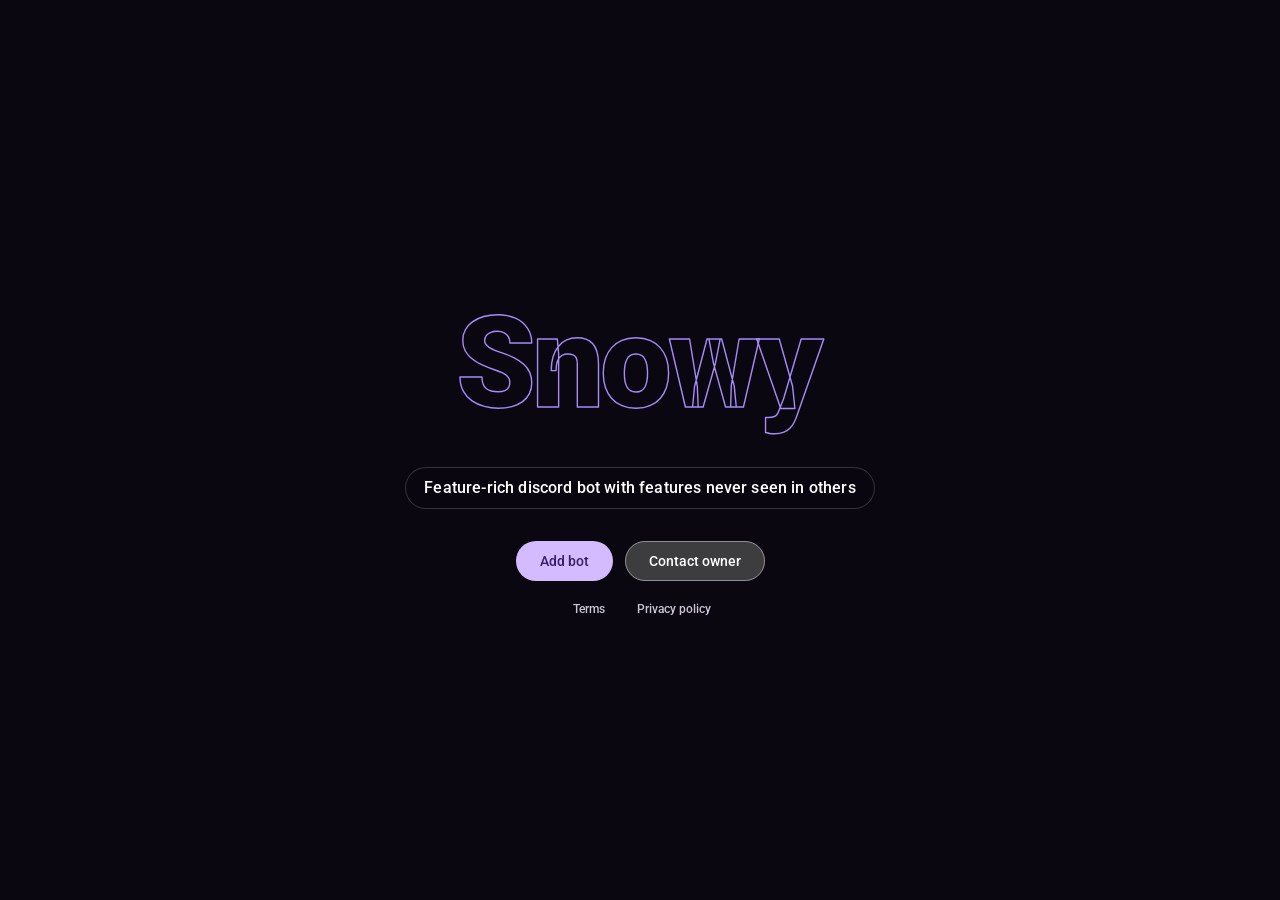
<file: index.html>
<!DOCTYPE html><html data-astro-transition-scope="astro-yztbsuuz-1" lang="en"><head><meta charset="utf-8"><link rel="icon" type="image/svg+xml" href="/favicon.png"><link rel="icon" href="/favicon.ico"><meta name="viewport" content="width=device-width, initial-scale=1"><meta name="description" content="Snowy, a feature-rich Discord bot."><meta name="theme-color" content="#0b0710"><meta name="generator" content="Astro v7.4.8"><title>Snowy</title><meta name="astro-view-transitions-enabled" content="true"><meta name="astro-view-transitions-fallback" content="animate"><script type="module" src="/_astro/ClientRouter.astro_astro_type_script_index_0_lang.CCehLPTW.js"></script><script>
			try {
				if (sessionStorage.getItem('snowy-bg-disabled') === 'true' && sessionStorage.getItem('snowy-bg-force-enabled') !== 'true') {
					document.documentElement.classList.add('no-bg');
				} else {
					document.documentElement.classList.remove('no-bg');
				}
			} catch {}
		</script><link rel="stylesheet" href="/_astro/links.CTWsW0rc.css"><style>.stroke-text{width:100%;line-height:0;display:block}.stroke-text--hover{cursor:pointer}.stroke-text__svg{width:100%;max-width:var(--stroke-text-width,600px);height:auto;margin:0 auto;display:block;overflow:visible}.stroke-text__stroke,.stroke-text__fill{user-select:none}main[data-astro-cid-lcdefpme]{box-sizing:border-box;text-align:center;pointer-events:none;flex-direction:column;justify-content:center;align-items:center;min-height:100vh;padding:24px;display:flex}main[data-astro-cid-lcdefpme]>[data-astro-cid-lcdefpme]{pointer-events:auto}.title[data-astro-cid-lcdefpme]{width:min(560px,90vw);margin:0}.tagline[data-astro-cid-lcdefpme]{box-sizing:border-box;letter-spacing:.01em;color:#fff;background:#0b0710bf;border:1px solid #ffffff2e;border-radius:9999px;width:fit-content;max-width:100%;margin:16px 0 32px;padding:8px 18px;font-size:1rem;font-weight:500;line-height:1.5rem}@media (width<=560px){.tagline[data-astro-cid-lcdefpme]{border-radius:16px}}.actions[data-astro-cid-lcdefpme]{flex-wrap:wrap;justify-content:center;gap:12px;display:flex}.contact[data-astro-cid-lcdefpme]{--md-outlined-button-outline-color:#8e8e93;--md-outlined-button-hover-outline-color:#8e8e93;--md-outlined-button-focus-outline-color:#8e8e93;--md-outlined-button-pressed-outline-color:#8e8e93;--md-outlined-button-label-text-color:#fff;--md-outlined-button-hover-label-text-color:#fff;--md-outlined-button-focus-label-text-color:#fff;--md-outlined-button-pressed-label-text-color:#fff;--md-outlined-button-icon-color:#fff;--md-outlined-button-hover-state-layer-color:#fff;--md-outlined-button-pressed-state-layer-color:#fff;background:#3d3d40;border-radius:9999px}.legal[data-astro-cid-lcdefpme]{--md-text-button-label-text-size:.75rem;--md-text-button-container-height:32px;--md-text-button-label-text-color:var(--md-sys-color-on-surface-variant);gap:4px;margin-top:12px;display:flex}
.aero-shards{width:100%;height:100%;position:relative;overflow:hidden}.aero-shards-canvas{width:100%;height:100%;display:block;position:absolute;inset:0}
</style><script type="module" src="/_astro/page.BC9qGYl9.js"></script><style>[data-astro-transition-scope="astro-yztbsuuz-1"] { view-transition-name: astro-yztbsuuz-1; }@layer astro { ::view-transition-old(astro-yztbsuuz-1) { animation: none; opacity: 0; mix-blend-mode: normal; }::view-transition-new(astro-yztbsuuz-1) { animation: none; mix-blend-mode: normal; }::view-transition-group(astro-yztbsuuz-1) { animation: none } }[data-astro-transition-fallback="old"] [data-astro-transition-scope="astro-yztbsuuz-1"],
			[data-astro-transition-fallback="old"][data-astro-transition-scope="astro-yztbsuuz-1"] { animation: none; mix-blend-mode: normal; }[data-astro-transition-fallback="new"] [data-astro-transition-scope="astro-yztbsuuz-1"],
			[data-astro-transition-fallback="new"][data-astro-transition-scope="astro-yztbsuuz-1"] { animation: none; mix-blend-mode: normal; }</style><style>[data-astro-transition-scope="astro-jgduxsen-2"] { view-transition-name: background; }@layer astro { ::view-transition-old(background) { animation: none; opacity: 0; mix-blend-mode: normal; }::view-transition-new(background) { animation: none; mix-blend-mode: normal; }::view-transition-group(background) { animation: none } }[data-astro-transition-fallback="old"] [data-astro-transition-scope="astro-jgduxsen-2"],
			[data-astro-transition-fallback="old"][data-astro-transition-scope="astro-jgduxsen-2"] { animation: none; mix-blend-mode: normal; }[data-astro-transition-fallback="new"] [data-astro-transition-scope="astro-jgduxsen-2"],
			[data-astro-transition-fallback="new"][data-astro-transition-scope="astro-jgduxsen-2"] { animation: none; mix-blend-mode: normal; }</style></head><body><!-- kept alive across page changes so the shards don't restart --><div data-astro-transition-persist="background" data-astro-transition-scope="astro-jgduxsen-2" class="background" aria-hidden="true"><style>astro-island,astro-slot,astro-static-slot{display:contents}</style><script>(function(){let e=async e=>{await(await e())()};(self.Astro||(self.Astro={})).only=e,window.dispatchEvent(new Event(`astro:only`))})();</script><script>(function(){function e(t){"@babel/helpers - typeof";return e=typeof Symbol==`function`&&typeof Symbol.iterator==`symbol`?function(e){return typeof e}:function(e){return e&&typeof Symbol==`function`&&e.constructor===Symbol&&e!==Symbol.prototype?`symbol`:typeof e},e(t)}function t(t,n){if(e(t)!=`object`||!t)return t;var r=t[Symbol.toPrimitive];if(r!==void 0){var i=r.call(t,n||`default`);if(e(i)!=`object`)return i;throw TypeError(`@@toPrimitive must return a primitive value.`)}return(n===`string`?String:Number)(t)}function n(n){var r=t(n,`string`);return e(r)==`symbol`?r:r+``}function r(e,t,r){return(t=n(t))in e?Object.defineProperty(e,t,{value:r,enumerable:!0,configurable:!0,writable:!0}):e[t]=r,e}let i=/* @__PURE__ */ new Set([`__proto__`,`constructor`,`prototype`]);{let e={0:e=>a(e),1:e=>n(e),2:e=>new RegExp(e),3:e=>new Date(e),4:e=>new Map(n(e)),5:e=>new Set(n(e)),6:e=>BigInt(e),7:e=>new URL(e),8:e=>new Uint8Array(e),9:e=>new Uint16Array(e),10:e=>new Uint32Array(e),11:e=>1/0*e},t=t=>{let[n,r]=t;return n in e?e[n](r):void 0},n=e=>e.map(t),a=e=>typeof e!=`object`||!e?e:Object.fromEntries(Object.entries(e).map(([e,n])=>[e,t(n)]));class o extends HTMLElement{constructor(...e){super(...e),r(this,`Component`,void 0),r(this,`hydrator`,void 0),r(this,`hydrate`,async()=>{var e;if(!this.hydrator||!this.isConnected)return;let t=(e=this.parentElement)==null?void 0:e.closest(`astro-island[ssr]`);if(t){t.addEventListener(`astro:hydrate`,this.hydrate,{once:!0});return}let n=this.querySelectorAll(`astro-slot`),r={},i=this.querySelectorAll(`template[data-astro-template]`);for(let e of i){let t=e.closest(this.tagName);t!=null&&t.isSameNode(this)&&(r[e.getAttribute(`data-astro-template`)||`default`]=e.innerHTML,e.remove())}for(let e of n){let t=e.closest(this.tagName);t!=null&&t.isSameNode(this)&&(r[e.getAttribute(`name`)||`default`]=e.innerHTML)}let o;try{o=this.hasAttribute(`props`)?a(JSON.parse(this.getAttribute(`props`))):{}}catch(e){let t=this.getAttribute(`component-url`)||`<unknown>`,n=this.getAttribute(`component-export`);throw n&&(t+=` (export ${n})`),console.error(`[hydrate] Error parsing props for component ${t}`,this.getAttribute(`props`),e),e}await this.hydrator(this)(this.Component,o,r,{client:this.getAttribute(`client`)}),this.removeAttribute(`ssr`),this.dispatchEvent(new CustomEvent(`astro:hydrate`))}),r(this,`unmount`,()=>{this.isConnected||this.dispatchEvent(new CustomEvent(`astro:unmount`))})}disconnectedCallback(){document.removeEventListener(`astro:after-swap`,this.unmount),document.addEventListener(`astro:after-swap`,this.unmount,{once:!0})}connectedCallback(){if(!this.hasAttribute(`await-children`)||document.readyState===`interactive`||document.readyState===`complete`)this.childrenConnectedCallback();else{let e=()=>{document.removeEventListener(`DOMContentLoaded`,e),t.disconnect(),this.childrenConnectedCallback()},t=new MutationObserver(()=>{var t;((t=this.lastChild)==null?void 0:t.nodeType)===Node.COMMENT_NODE&&this.lastChild.nodeValue===`astro:end`&&(this.lastChild.remove(),e())});t.observe(this,{childList:!0}),document.addEventListener(`DOMContentLoaded`,e)}}async childrenConnectedCallback(){let e=this.getAttribute(`before-hydration-url`);e&&await import(e),this.start()}getRetryImportUrl(e){let t=new URL(e,document.baseURI);return t.searchParams.set(`astro-retry`,Date.now().toString()),t.toString()}async importWithRetry(e){try{return await import(e)}catch(t){return await new Promise(e=>setTimeout(e,1e3)),import(this.getRetryImportUrl(e))}}handleHydrationError(e){let t=this.getAttribute(`component-url`),n=new CustomEvent(`astro:hydration-error`,{cancelable:!0,bubbles:!0,composed:!0,detail:{error:e,componentUrl:t}});this.dispatchEvent(n)&&console.error(`[astro-island] Error hydrating ${t}`,e)}async start(){let e=JSON.parse(this.getAttribute(`opts`)),t=this.getAttribute(`client`);if(Astro[t]===void 0)window.addEventListener(`astro:${t}`,()=>this.start(),{once:!0});else try{await Astro[t](async()=>{let e=this.getAttribute(`renderer-url`);try{let[t,{default:n}]=await Promise.all([this.importWithRetry(this.getAttribute(`component-url`)),e?this.importWithRetry(e):Promise.resolve({default:()=>()=>{}})]),r=this.getAttribute(`component-export`)||`default`;if(r.includes(`.`)){this.Component=t;for(let e of r.split(`.`)){if(i.has(e)||!this.Component||typeof this.Component!=`object`&&typeof this.Component!=`function`||!Object.hasOwn(this.Component,e))throw Error(`Invalid component export path: ${r}`);this.Component=this.Component[e]}}else{if(i.has(r))throw Error(`Invalid component export path: ${r}`);this.Component=t[r]}return this.hydrator=n,this.hydrate}catch(e){return this.handleHydrationError(e),()=>{}}},e,this)}catch(e){this.handleHydrationError(e)}}attributeChangedCallback(){this.hydrate()}}r(o,`observedAttributes`,[`props`]),customElements.get(`astro-island`)||customElements.define(`astro-island`,o)}})();</script><astro-island uid="Z1778vF" component-url="/_astro/AeroShards.BfZNRpS2.js" component-export="default" renderer-url="/_astro/client.CzWaolnw.js" props="{}" ssr client="only" opts="{&quot;name&quot;:&quot;AeroShards&quot;,&quot;value&quot;:&quot;react&quot;}"></astro-island></div><main data-astro-cid-lcdefpme><h1 class="title" data-astro-cid-lcdefpme><script>(function(){let e=async e=>{await(await e())()};(self.Astro||(self.Astro={})).load=e,window.dispatchEvent(new Event(`astro:load`))})();</script><astro-island uid="kAEPf" prefix="r1" component-url="/_astro/StrokeText.BqMQxZpD.js" component-export="default" renderer-url="/_astro/client.CzWaolnw.js" props="{&quot;text&quot;:[0,&quot;Snowy&quot;],&quot;fontFamily&quot;:[0,&quot;Roboto, sans-serif&quot;],&quot;fontWeight&quot;:[0,900],&quot;fillColor&quot;:[0,&quot;#F3EEFB&quot;],&quot;data-astro-cid-lcdefpme&quot;:[0,true]}" ssr client="load" opts="{&quot;name&quot;:&quot;StrokeText&quot;,&quot;value&quot;:true}" await-children><span class="stroke-text" style="--stroke-text-width:600px" role="img" aria-label="Snowy"><svg class="stroke-text__svg" viewBox="0 -128 600 166.4" preserveAspectRatio="xMidYMid meet" aria-hidden="true" style="visibility:hidden"><defs></defs><text class="stroke-text__stroke" x="0" y="0" fill="none" stroke="#A78BFA" stroke-width="1.4" stroke-linejoin="round" stroke-linecap="round" style="font-family:Roboto, sans-serif;font-size:128px;font-weight:900;letter-spacing:-4px"><tspan data-stroke-char="true">S</tspan><tspan data-stroke-char="true">n</tspan><tspan data-stroke-char="true">o</tspan><tspan data-stroke-char="true">w</tspan><tspan data-stroke-char="true">y</tspan></text><g><text class="stroke-text__fill" x="0" y="0" fill="#F3EEFB" stroke="none" style="font-family:Roboto, sans-serif;font-size:128px;font-weight:900;letter-spacing:-4px"><tspan data-fill-char="true">S</tspan><tspan data-fill-char="true">n</tspan><tspan data-fill-char="true">o</tspan><tspan data-fill-char="true">w</tspan><tspan data-fill-char="true">y</tspan></text></g></svg></span><!--astro:end--></astro-island></h1><p class="tagline" data-astro-cid-lcdefpme>Feature-rich discord bot with features never seen in others</p><div class="actions" data-astro-cid-lcdefpme><md-filled-button href="https://discord.com/oauth2/authorize?client_id=1532025269395787897" target="_blank" data-astro-cid-lcdefpme="true">
				Add bot
			</md-filled-button><md-outlined-button class="contact" href="https://discord.com/users/1243538246722388000" target="_blank" data-astro-cid-lcdefpme="true">
				Contact owner
			</md-outlined-button></div><div class="legal" data-astro-cid-lcdefpme><md-text-button href="/terms" data-astro-cid-lcdefpme="true">Terms</md-text-button><md-text-button href="/privacy" data-astro-cid-lcdefpme="true">Privacy policy</md-text-button></div></main><aside data-astro-transition-persist="lag-warning" id="lag-warning" class="lag-warning" role="alert" aria-live="polite" aria-hidden="true"><div class="lag-warning-icon" aria-hidden="true"><svg viewBox="0 0 24 24" width="22" height="22" fill="currentColor"><path d="M1 21h22L12 2 1 21zm12-3h-2v-2h2v2zm0-4h-2v-4h2v4z"></path></svg></div><div class="lag-warning-content"><p class="lag-warning-title">Performance notice</p><p class="lag-warning-text">The website may be laggy for you, so the animated background was hidden.</p></div><div class="lag-warning-actions"><button type="button" class="lag-warning-btn re-enable" id="lag-warning-enable">Re-enable</button><button type="button" class="lag-warning-btn dismiss" id="lag-warning-dismiss" aria-label="Dismiss warning">Dismiss</button></div></aside><script type="module" src="/_astro/Layout.astro_astro_type_script_index_0_lang.CreMKzhr.js"></script></body></html>
</file>
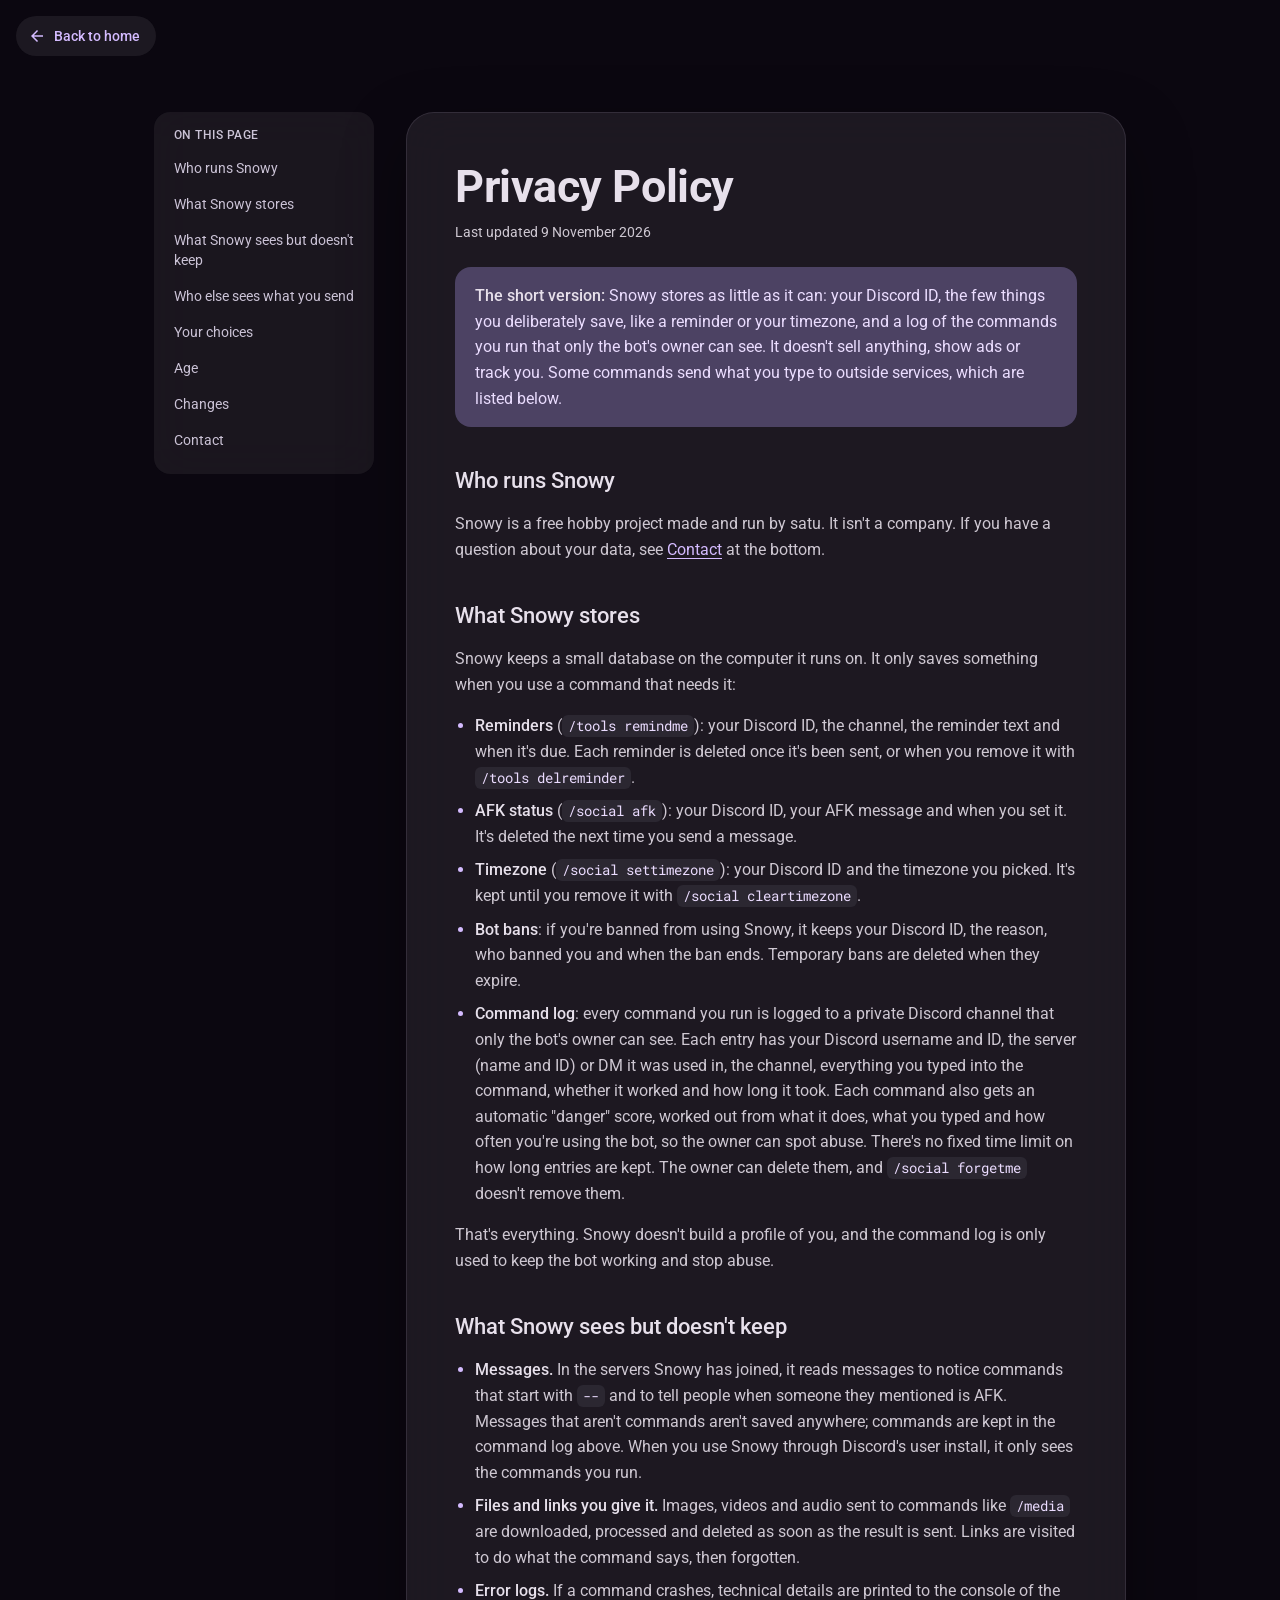
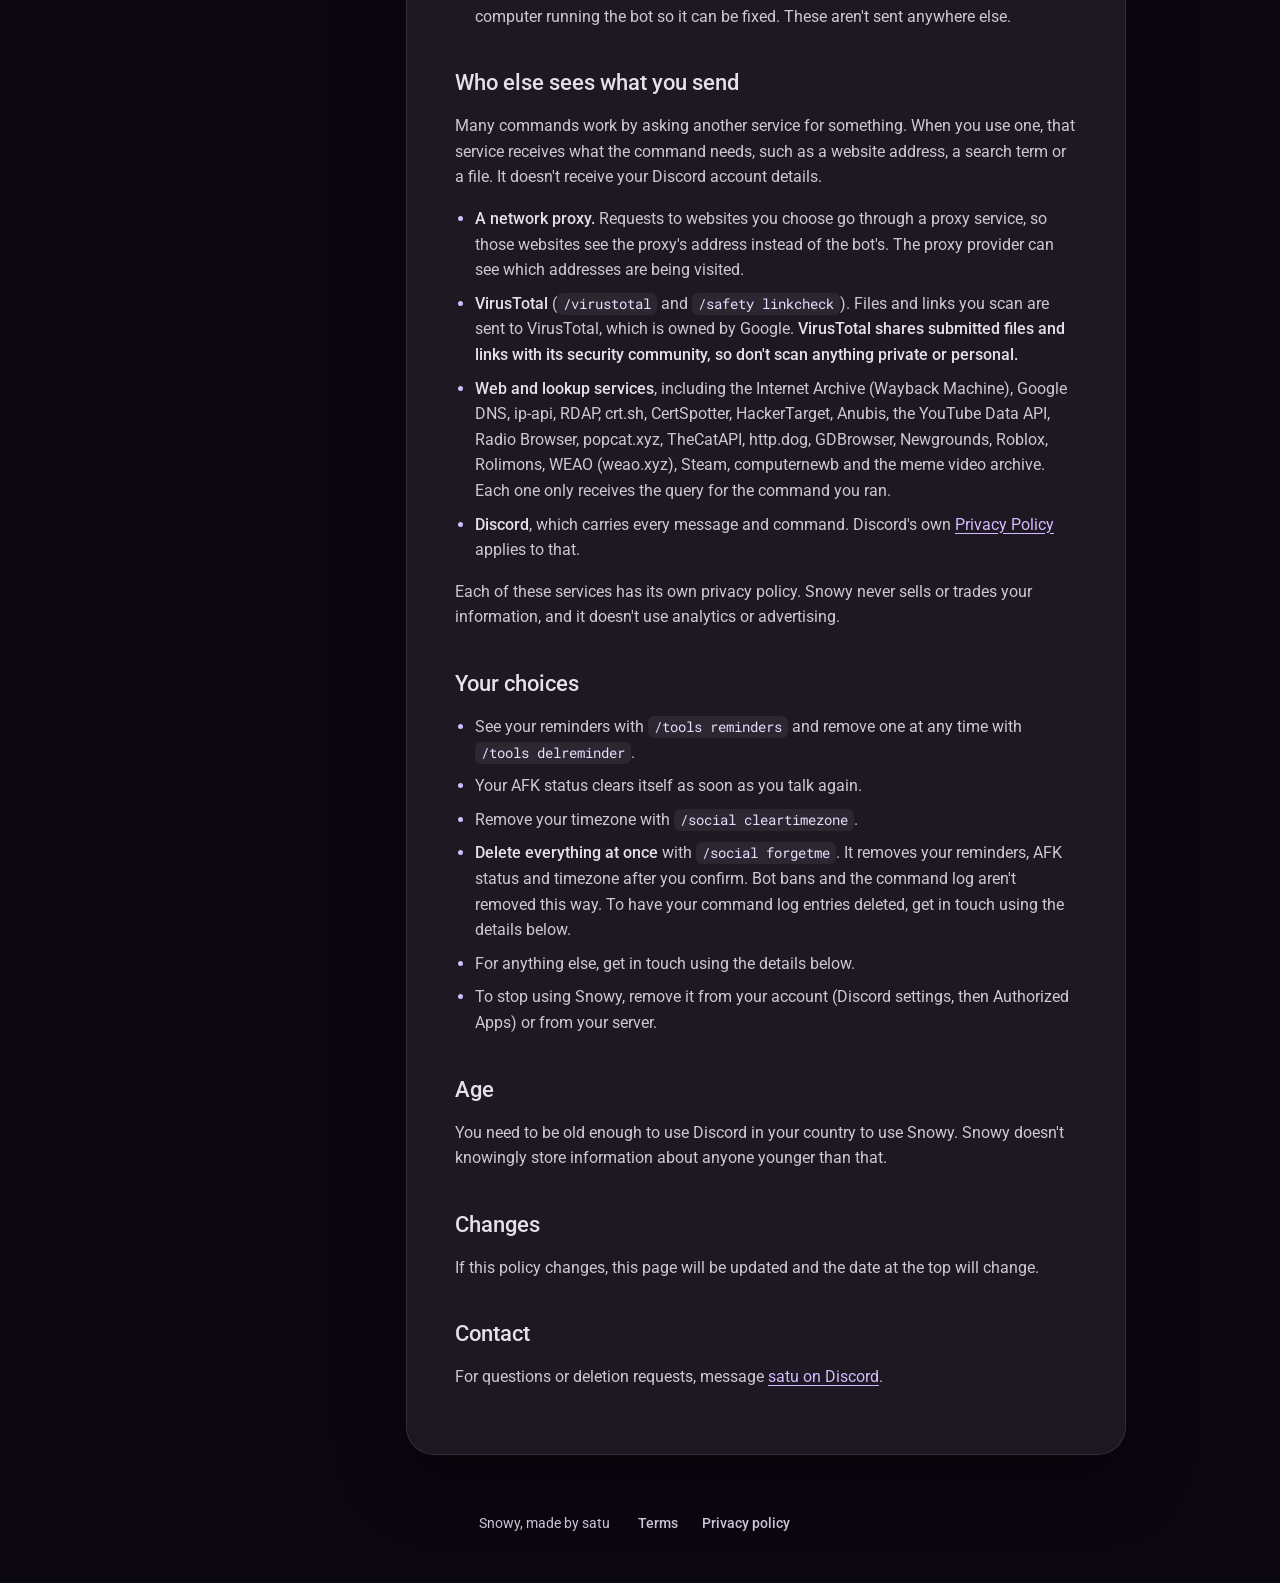
<file: privacy/index.html>
<!DOCTYPE html><html data-astro-transition-scope="astro-yztbsuuz-1" lang="en"><head><meta charset="utf-8"><link rel="icon" type="image/svg+xml" href="/favicon.png"><link rel="icon" href="/favicon.ico"><meta name="viewport" content="width=device-width, initial-scale=1"><meta name="description" content="What Snowy stores, what it doesn't, and who else sees what you send it."><meta name="theme-color" content="#0b0710"><meta name="generator" content="Astro v7.4.8"><title>Privacy Policy | Snowy</title><meta name="astro-view-transitions-enabled" content="true"><meta name="astro-view-transitions-fallback" content="animate"><script type="module" src="/_astro/ClientRouter.astro_astro_type_script_index_0_lang.CCehLPTW.js"></script><script>
			try {
				if (sessionStorage.getItem('snowy-bg-disabled') === 'true' && sessionStorage.getItem('snowy-bg-force-enabled') !== 'true') {
					document.documentElement.classList.add('no-bg');
				} else {
					document.documentElement.classList.remove('no-bg');
				}
			} catch {}
		</script><link rel="stylesheet" href="/_astro/links.CTWsW0rc.css"><style>.back[data-astro-cid-fmzvkzhr]{z-index:2;background:color-mix(in srgb, var(--md-sys-color-surface-container) 80%, transparent);backdrop-filter:blur(16px);border-radius:9999px;position:fixed;top:16px;left:16px}.page[data-astro-cid-fmzvkzhr]{grid-template-columns:220px minmax(0,720px);justify-content:center;gap:32px;padding:72px clamp(16px,4vw,32px) 32px;display:grid}.toc[data-astro-cid-fmzvkzhr]{background:color-mix(in srgb, var(--md-sys-color-surface-container) 70%, transparent);backdrop-filter:blur(20px);border-radius:16px;align-self:start;padding:16px 8px;position:sticky;top:72px}.toc[data-astro-cid-fmzvkzhr] p[data-astro-cid-fmzvkzhr]{letter-spacing:.04em;text-transform:uppercase;color:var(--md-sys-color-on-surface-variant);margin:0 12px 8px;font-size:.75rem;font-weight:500}.toc[data-astro-cid-fmzvkzhr] ol[data-astro-cid-fmzvkzhr]{margin:0;padding:0;list-style:none}.toc[data-astro-cid-fmzvkzhr] a[data-astro-cid-fmzvkzhr]{color:var(--md-sys-color-on-surface-variant);border-radius:100px;padding:8px 12px;font-size:.875rem;line-height:1.25rem;text-decoration:none;transition:background-color .15s,color .15s;display:block}.toc[data-astro-cid-fmzvkzhr] a[data-astro-cid-fmzvkzhr]:hover{background:color-mix(in srgb, var(--md-sys-color-on-surface) 8%, transparent);color:var(--md-sys-color-on-surface)}.sheet[data-astro-cid-fmzvkzhr]{background:color-mix(in srgb, var(--md-sys-color-surface-container) 82%, transparent);backdrop-filter:blur(24px);border:1px solid color-mix(in srgb, var(--md-sys-color-outline-variant) 50%, transparent);border-radius:28px;padding:clamp(24px,5vw,48px);line-height:1.6;box-shadow:0 24px 64px #00000059}.sheet[data-astro-cid-fmzvkzhr] h1{letter-spacing:-.01em;margin:0;font-size:clamp(2rem,5vw,2.8125rem);font-weight:700;line-height:1.15}.updated[data-astro-cid-fmzvkzhr]{color:var(--md-sys-color-on-surface-variant);margin:8px 0 24px;font-size:.875rem}.sheet[data-astro-cid-fmzvkzhr] .summary{background:var(--md-sys-color-secondary-container);color:var(--md-sys-color-on-secondary-container);border-radius:16px;margin:0 0 8px;padding:16px 20px}.sheet[data-astro-cid-fmzvkzhr] h2{margin:40px 0 8px;scroll-margin-top:72px;font-size:1.375rem;font-weight:500;line-height:1.75rem}.sheet[data-astro-cid-fmzvkzhr] p,.sheet[data-astro-cid-fmzvkzhr] li{color:color-mix(in srgb, var(--md-sys-color-on-surface) 88%, transparent)}.sheet[data-astro-cid-fmzvkzhr] ul{padding-left:1.25rem}.sheet[data-astro-cid-fmzvkzhr] li{margin-bottom:8px}.sheet[data-astro-cid-fmzvkzhr] li::marker{color:var(--md-sys-color-primary)}.sheet[data-astro-cid-fmzvkzhr] strong{color:var(--md-sys-color-on-surface);font-weight:500}.sheet[data-astro-cid-fmzvkzhr] a{color:var(--md-sys-color-primary);text-underline-offset:3px}.sheet[data-astro-cid-fmzvkzhr] code{background:var(--md-sys-color-surface-container-high);color:var(--md-sys-color-on-primary-container);white-space:nowrap;border-radius:6px;padding:2px 6px;font-family:Roboto Mono,monospace;font-size:.85em}.foot[data-astro-cid-fmzvkzhr]{color:var(--md-sys-color-on-surface-variant);--md-text-button-label-text-color:var(--md-sys-color-on-surface-variant);flex-wrap:wrap;justify-content:center;align-items:center;gap:8px 16px;padding:16px 16px 40px;font-size:.875rem;display:flex}.foot[data-astro-cid-fmzvkzhr] [data-astro-cid-fmzvkzhr][aria-current=page]{--md-text-button-label-text-color:var(--md-sys-color-primary)}@media (width<=860px){.page[data-astro-cid-fmzvkzhr]{grid-template-columns:minmax(0,720px);padding-top:24px}.toc[data-astro-cid-fmzvkzhr]{display:none}}
.aero-shards{width:100%;height:100%;position:relative;overflow:hidden}.aero-shards-canvas{width:100%;height:100%;display:block;position:absolute;inset:0}
</style><script type="module" src="/_astro/page.BC9qGYl9.js"></script><style>[data-astro-transition-scope="astro-yztbsuuz-1"] { view-transition-name: astro-yztbsuuz-1; }@layer astro { ::view-transition-old(astro-yztbsuuz-1) { animation: none; opacity: 0; mix-blend-mode: normal; }::view-transition-new(astro-yztbsuuz-1) { animation: none; mix-blend-mode: normal; }::view-transition-group(astro-yztbsuuz-1) { animation: none } }[data-astro-transition-fallback="old"] [data-astro-transition-scope="astro-yztbsuuz-1"],
			[data-astro-transition-fallback="old"][data-astro-transition-scope="astro-yztbsuuz-1"] { animation: none; mix-blend-mode: normal; }[data-astro-transition-fallback="new"] [data-astro-transition-scope="astro-yztbsuuz-1"],
			[data-astro-transition-fallback="new"][data-astro-transition-scope="astro-yztbsuuz-1"] { animation: none; mix-blend-mode: normal; }</style><style>[data-astro-transition-scope="astro-jgduxsen-2"] { view-transition-name: background; }@layer astro { ::view-transition-old(background) { animation: none; opacity: 0; mix-blend-mode: normal; }::view-transition-new(background) { animation: none; mix-blend-mode: normal; }::view-transition-group(background) { animation: none } }[data-astro-transition-fallback="old"] [data-astro-transition-scope="astro-jgduxsen-2"],
			[data-astro-transition-fallback="old"][data-astro-transition-scope="astro-jgduxsen-2"] { animation: none; mix-blend-mode: normal; }[data-astro-transition-fallback="new"] [data-astro-transition-scope="astro-jgduxsen-2"],
			[data-astro-transition-fallback="new"][data-astro-transition-scope="astro-jgduxsen-2"] { animation: none; mix-blend-mode: normal; }</style></head><body><!-- kept alive across page changes so the shards don't restart --><div data-astro-transition-persist="background" data-astro-transition-scope="astro-jgduxsen-2" class="background" aria-hidden="true"><style>astro-island,astro-slot,astro-static-slot{display:contents}</style><script>(function(){let e=async e=>{await(await e())()};(self.Astro||(self.Astro={})).only=e,window.dispatchEvent(new Event(`astro:only`))})();</script><script>(function(){function e(t){"@babel/helpers - typeof";return e=typeof Symbol==`function`&&typeof Symbol.iterator==`symbol`?function(e){return typeof e}:function(e){return e&&typeof Symbol==`function`&&e.constructor===Symbol&&e!==Symbol.prototype?`symbol`:typeof e},e(t)}function t(t,n){if(e(t)!=`object`||!t)return t;var r=t[Symbol.toPrimitive];if(r!==void 0){var i=r.call(t,n||`default`);if(e(i)!=`object`)return i;throw TypeError(`@@toPrimitive must return a primitive value.`)}return(n===`string`?String:Number)(t)}function n(n){var r=t(n,`string`);return e(r)==`symbol`?r:r+``}function r(e,t,r){return(t=n(t))in e?Object.defineProperty(e,t,{value:r,enumerable:!0,configurable:!0,writable:!0}):e[t]=r,e}let i=/* @__PURE__ */ new Set([`__proto__`,`constructor`,`prototype`]);{let e={0:e=>a(e),1:e=>n(e),2:e=>new RegExp(e),3:e=>new Date(e),4:e=>new Map(n(e)),5:e=>new Set(n(e)),6:e=>BigInt(e),7:e=>new URL(e),8:e=>new Uint8Array(e),9:e=>new Uint16Array(e),10:e=>new Uint32Array(e),11:e=>1/0*e},t=t=>{let[n,r]=t;return n in e?e[n](r):void 0},n=e=>e.map(t),a=e=>typeof e!=`object`||!e?e:Object.fromEntries(Object.entries(e).map(([e,n])=>[e,t(n)]));class o extends HTMLElement{constructor(...e){super(...e),r(this,`Component`,void 0),r(this,`hydrator`,void 0),r(this,`hydrate`,async()=>{var e;if(!this.hydrator||!this.isConnected)return;let t=(e=this.parentElement)==null?void 0:e.closest(`astro-island[ssr]`);if(t){t.addEventListener(`astro:hydrate`,this.hydrate,{once:!0});return}let n=this.querySelectorAll(`astro-slot`),r={},i=this.querySelectorAll(`template[data-astro-template]`);for(let e of i){let t=e.closest(this.tagName);t!=null&&t.isSameNode(this)&&(r[e.getAttribute(`data-astro-template`)||`default`]=e.innerHTML,e.remove())}for(let e of n){let t=e.closest(this.tagName);t!=null&&t.isSameNode(this)&&(r[e.getAttribute(`name`)||`default`]=e.innerHTML)}let o;try{o=this.hasAttribute(`props`)?a(JSON.parse(this.getAttribute(`props`))):{}}catch(e){let t=this.getAttribute(`component-url`)||`<unknown>`,n=this.getAttribute(`component-export`);throw n&&(t+=` (export ${n})`),console.error(`[hydrate] Error parsing props for component ${t}`,this.getAttribute(`props`),e),e}await this.hydrator(this)(this.Component,o,r,{client:this.getAttribute(`client`)}),this.removeAttribute(`ssr`),this.dispatchEvent(new CustomEvent(`astro:hydrate`))}),r(this,`unmount`,()=>{this.isConnected||this.dispatchEvent(new CustomEvent(`astro:unmount`))})}disconnectedCallback(){document.removeEventListener(`astro:after-swap`,this.unmount),document.addEventListener(`astro:after-swap`,this.unmount,{once:!0})}connectedCallback(){if(!this.hasAttribute(`await-children`)||document.readyState===`interactive`||document.readyState===`complete`)this.childrenConnectedCallback();else{let e=()=>{document.removeEventListener(`DOMContentLoaded`,e),t.disconnect(),this.childrenConnectedCallback()},t=new MutationObserver(()=>{var t;((t=this.lastChild)==null?void 0:t.nodeType)===Node.COMMENT_NODE&&this.lastChild.nodeValue===`astro:end`&&(this.lastChild.remove(),e())});t.observe(this,{childList:!0}),document.addEventListener(`DOMContentLoaded`,e)}}async childrenConnectedCallback(){let e=this.getAttribute(`before-hydration-url`);e&&await import(e),this.start()}getRetryImportUrl(e){let t=new URL(e,document.baseURI);return t.searchParams.set(`astro-retry`,Date.now().toString()),t.toString()}async importWithRetry(e){try{return await import(e)}catch(t){return await new Promise(e=>setTimeout(e,1e3)),import(this.getRetryImportUrl(e))}}handleHydrationError(e){let t=this.getAttribute(`component-url`),n=new CustomEvent(`astro:hydration-error`,{cancelable:!0,bubbles:!0,composed:!0,detail:{error:e,componentUrl:t}});this.dispatchEvent(n)&&console.error(`[astro-island] Error hydrating ${t}`,e)}async start(){let e=JSON.parse(this.getAttribute(`opts`)),t=this.getAttribute(`client`);if(Astro[t]===void 0)window.addEventListener(`astro:${t}`,()=>this.start(),{once:!0});else try{await Astro[t](async()=>{let e=this.getAttribute(`renderer-url`);try{let[t,{default:n}]=await Promise.all([this.importWithRetry(this.getAttribute(`component-url`)),e?this.importWithRetry(e):Promise.resolve({default:()=>()=>{}})]),r=this.getAttribute(`component-export`)||`default`;if(r.includes(`.`)){this.Component=t;for(let e of r.split(`.`)){if(i.has(e)||!this.Component||typeof this.Component!=`object`&&typeof this.Component!=`function`||!Object.hasOwn(this.Component,e))throw Error(`Invalid component export path: ${r}`);this.Component=this.Component[e]}}else{if(i.has(r))throw Error(`Invalid component export path: ${r}`);this.Component=t[r]}return this.hydrator=n,this.hydrate}catch(e){return this.handleHydrationError(e),()=>{}}},e,this)}catch(e){this.handleHydrationError(e)}}attributeChangedCallback(){this.hydrate()}}r(o,`observedAttributes`,[`props`]),customElements.get(`astro-island`)||customElements.define(`astro-island`,o)}})();</script><astro-island uid="Z1778vF" component-url="/_astro/AeroShards.BfZNRpS2.js" component-export="default" renderer-url="/_astro/client.CzWaolnw.js" props="{}" ssr client="only" opts="{&quot;name&quot;:&quot;AeroShards&quot;,&quot;value&quot;:&quot;react&quot;}"></astro-island></div><md-text-button class="back" href="/" has-icon="true" data-astro-cid-fmzvkzhr="true"><svg slot="icon" viewBox="0 0 24 24" aria-hidden="true" data-astro-cid-fmzvkzhr><path fill="currentColor" d="M20 11H7.83l5.59-5.59L12 4l-8 8 8 8 1.41-1.41L7.83 13H20v-2z" data-astro-cid-fmzvkzhr></path></svg>
		Back to home
	</md-text-button><div class="page" data-astro-cid-fmzvkzhr><nav class="toc" aria-label="On this page" data-astro-cid-fmzvkzhr><p data-astro-cid-fmzvkzhr>On this page</p><ol data-astro-cid-fmzvkzhr><li data-astro-cid-fmzvkzhr><a href="#who-runs-snowy" data-astro-cid-fmzvkzhr>Who runs Snowy</a></li><li data-astro-cid-fmzvkzhr><a href="#what-snowy-stores" data-astro-cid-fmzvkzhr>What Snowy stores</a></li><li data-astro-cid-fmzvkzhr><a href="#what-snowy-sees-but-doesnt-keep" data-astro-cid-fmzvkzhr>What Snowy sees but doesn&#39;t keep</a></li><li data-astro-cid-fmzvkzhr><a href="#who-else-sees-what-you-send" data-astro-cid-fmzvkzhr>Who else sees what you send</a></li><li data-astro-cid-fmzvkzhr><a href="#your-choices" data-astro-cid-fmzvkzhr>Your choices</a></li><li data-astro-cid-fmzvkzhr><a href="#age" data-astro-cid-fmzvkzhr>Age</a></li><li data-astro-cid-fmzvkzhr><a href="#changes" data-astro-cid-fmzvkzhr>Changes</a></li><li data-astro-cid-fmzvkzhr><a href="#contact" data-astro-cid-fmzvkzhr>Contact</a></li></ol></nav><article class="sheet" data-astro-cid-fmzvkzhr><h1 data-astro-cid-fmzvkzhr>Privacy Policy</h1><p class="updated" data-astro-cid-fmzvkzhr>Last updated 9 November 2026</p><p class="summary"><strong>The short version:</strong> Snowy stores as little as it can: your Discord ID, the few things you deliberately save, like a reminder or your timezone, and a log of the commands you run that only the bot's owner can see. It doesn't sell anything, show ads or track you. Some commands send what you type to outside services, which are listed below.</p><h2 id="who-runs-snowy">Who runs Snowy</h2><p>Snowy is a free hobby project made and run by satu. It isn't a company. If you have a question about your data, see <a href="#contact">Contact</a> at the bottom.</p><h2 id="what-snowy-stores">What Snowy stores</h2><p>Snowy keeps a small database on the computer it runs on. It only saves something when you use a command that needs it:</p><ul><li><strong>Reminders</strong> (<code>/tools remindme</code>): your Discord ID, the channel, the reminder text and when it's due. Each reminder is deleted once it's been sent, or when you remove it with <code>/tools delreminder</code>.</li><li><strong>AFK status</strong> (<code>/social afk</code>): your Discord ID, your AFK message and when you set it. It's deleted the next time you send a message.</li><li><strong>Timezone</strong> (<code>/social settimezone</code>): your Discord ID and the timezone you picked. It's kept until you remove it with <code>/social cleartimezone</code>.</li><li><strong>Bot bans</strong>: if you're banned from using Snowy, it keeps your Discord ID, the reason, who banned you and when the ban ends. Temporary bans are deleted when they expire.</li><li><strong>Command log</strong>: every command you run is logged to a private Discord channel that only the bot's owner can see. Each entry has your Discord username and ID, the server (name and ID) or DM it was used in, the channel, everything you typed into the command, whether it worked and how long it took. Each command also gets an automatic "danger" score, worked out from what it does, what you typed and how often you're using the bot, so the owner can spot abuse. There's no fixed time limit on how long entries are kept. The owner can delete them, and <code>/social forgetme</code> doesn't remove them.</li></ul><p>That's everything. Snowy doesn't build a profile of you, and the command log is only used to keep the bot working and stop abuse.</p><h2 id="what-snowy-sees-but-doesnt-keep">What Snowy sees but doesn't keep</h2><ul><li><strong>Messages.</strong> In the servers Snowy has joined, it reads messages to notice commands that start with <code>--</code> and to tell people when someone they mentioned is AFK. Messages that aren't commands aren't saved anywhere; commands are kept in the command log above. When you use Snowy through Discord's user install, it only sees the commands you run.</li><li><strong>Files and links you give it.</strong> Images, videos and audio sent to commands like <code>/media</code> are downloaded, processed and deleted as soon as the result is sent. Links are visited to do what the command says, then forgotten.</li><li><strong>Error logs.</strong> If a command crashes, technical details are printed to the console of the computer running the bot so it can be fixed. These aren't sent anywhere else.</li></ul><h2 id="who-else-sees-what-you-send">Who else sees what you send</h2><p>Many commands work by asking another service for something. When you use one, that service receives what the command needs, such as a website address, a search term or a file. It doesn't receive your Discord account details.</p><ul><li><strong>A network proxy.</strong> Requests to websites you choose go through a proxy service, so those websites see the proxy's address instead of the bot's. The proxy provider can see which addresses are being visited.</li><li><strong>VirusTotal</strong> (<code>/virustotal</code> and <code>/safety linkcheck</code>). Files and links you scan are sent to VirusTotal, which is owned by Google. <strong>VirusTotal shares submitted files and links with its security community, so don't scan anything private or personal.</strong></li><li><strong>Web and lookup services</strong>, including the Internet Archive (Wayback Machine), Google DNS, ip-api, RDAP, crt.sh, CertSpotter, HackerTarget, Anubis, the YouTube Data API, Radio Browser, popcat.xyz, TheCatAPI, http.dog, GDBrowser, Newgrounds, Roblox, Rolimons, WEAO (weao.xyz), Steam, computernewb and the meme video archive. Each one only receives the query for the command you ran.</li><li><strong>Discord</strong>, which carries every message and command. Discord's own <a href="https://discord.com/privacy">Privacy Policy</a> applies to that.</li></ul><p>Each of these services has its own privacy policy. Snowy never sells or trades your information, and it doesn't use analytics or advertising.</p><h2 id="your-choices">Your choices</h2><ul><li>See your reminders with <code>/tools reminders</code> and remove one at any time with <code>/tools delreminder</code>.</li><li>Your AFK status clears itself as soon as you talk again.</li><li>Remove your timezone with <code>/social cleartimezone</code>.</li><li><strong>Delete everything at once</strong> with <code>/social forgetme</code>. It removes your reminders, AFK status and timezone after you confirm. Bot bans and the command log aren't removed this way. To have your command log entries deleted, get in touch using the details below.</li><li>For anything else, get in touch using the details below.</li><li>To stop using Snowy, remove it from your account (Discord settings, then Authorized Apps) or from your server.</li></ul><h2 id="age">Age</h2><p>You need to be old enough to use Discord in your country to use Snowy. Snowy doesn't knowingly store information about anyone younger than that.</p><h2 id="changes">Changes</h2><p>If this policy changes, this page will be updated and the date at the top will change.</p><h2 id="contact">Contact</h2><p>For questions or deletion requests, message <a href="https://discord.com/users/1243538246722388000">satu on Discord</a>.</p></article></div><footer class="foot" data-astro-cid-fmzvkzhr><span data-astro-cid-fmzvkzhr>Snowy, made by satu</span><nav aria-label="Footer" data-astro-cid-fmzvkzhr><md-text-button href="/terms" data-astro-cid-fmzvkzhr="true">Terms</md-text-button><md-text-button href="/privacy" aria-current="page" data-astro-cid-fmzvkzhr="true">Privacy policy</md-text-button></nav></footer><aside data-astro-transition-persist="lag-warning" id="lag-warning" class="lag-warning" role="alert" aria-live="polite" aria-hidden="true"><div class="lag-warning-icon" aria-hidden="true"><svg viewBox="0 0 24 24" width="22" height="22" fill="currentColor"><path d="M1 21h22L12 2 1 21zm12-3h-2v-2h2v2zm0-4h-2v-4h2v4z"></path></svg></div><div class="lag-warning-content"><p class="lag-warning-title">Performance notice</p><p class="lag-warning-text">The website may be laggy for you, so the animated background was hidden.</p></div><div class="lag-warning-actions"><button type="button" class="lag-warning-btn re-enable" id="lag-warning-enable">Re-enable</button><button type="button" class="lag-warning-btn dismiss" id="lag-warning-dismiss" aria-label="Dismiss warning">Dismiss</button></div></aside><script type="module" src="/_astro/Layout.astro_astro_type_script_index_0_lang.CreMKzhr.js"></script></body></html>
</file>
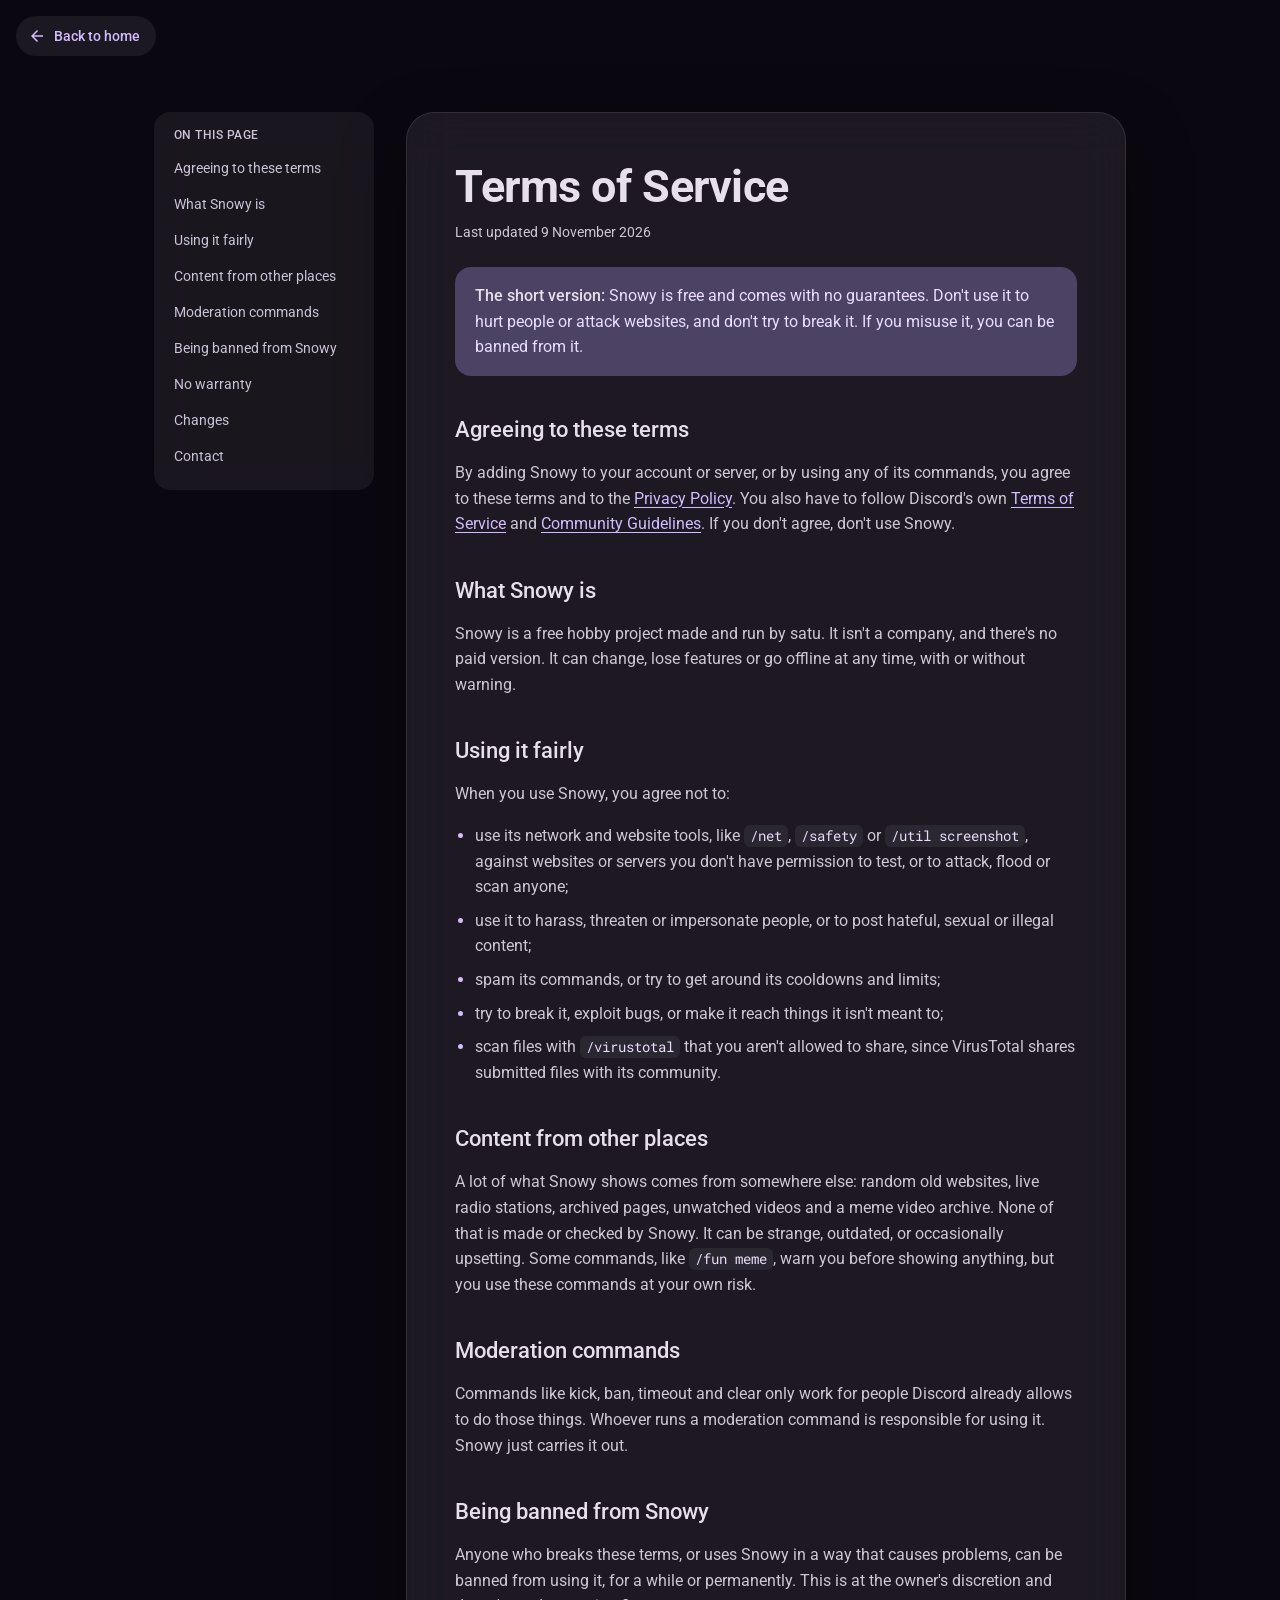
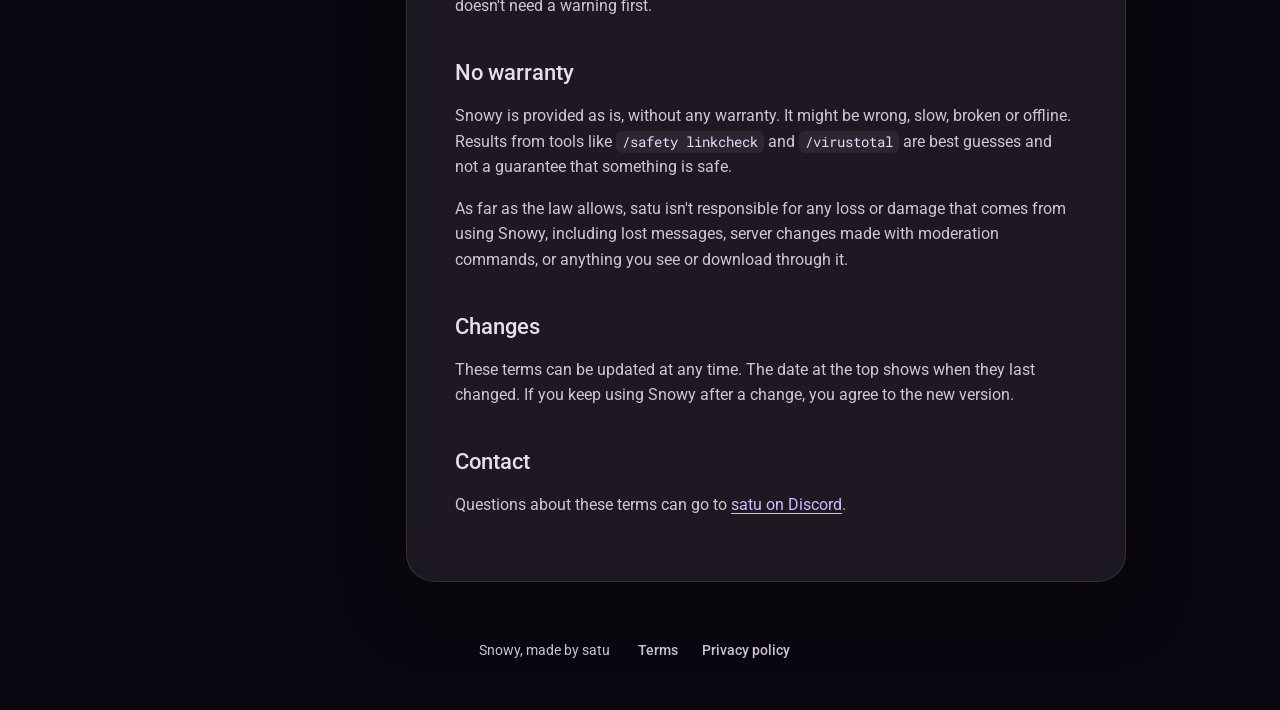
<file: terms/index.html>
<!DOCTYPE html><html data-astro-transition-scope="astro-yztbsuuz-1" lang="en"><head><meta charset="utf-8"><link rel="icon" type="image/svg+xml" href="/favicon.png"><link rel="icon" href="/favicon.ico"><meta name="viewport" content="width=device-width, initial-scale=1"><meta name="description" content="The rules for using Snowy, the Discord bot."><meta name="theme-color" content="#0b0710"><meta name="generator" content="Astro v7.4.8"><title>Terms of Service | Snowy</title><meta name="astro-view-transitions-enabled" content="true"><meta name="astro-view-transitions-fallback" content="animate"><script type="module" src="/_astro/ClientRouter.astro_astro_type_script_index_0_lang.CCehLPTW.js"></script><script>
			try {
				if (sessionStorage.getItem('snowy-bg-disabled') === 'true' && sessionStorage.getItem('snowy-bg-force-enabled') !== 'true') {
					document.documentElement.classList.add('no-bg');
				} else {
					document.documentElement.classList.remove('no-bg');
				}
			} catch {}
		</script><link rel="stylesheet" href="/_astro/links.CTWsW0rc.css"><style>.back[data-astro-cid-fmzvkzhr]{z-index:2;background:color-mix(in srgb, var(--md-sys-color-surface-container) 80%, transparent);backdrop-filter:blur(16px);border-radius:9999px;position:fixed;top:16px;left:16px}.page[data-astro-cid-fmzvkzhr]{grid-template-columns:220px minmax(0,720px);justify-content:center;gap:32px;padding:72px clamp(16px,4vw,32px) 32px;display:grid}.toc[data-astro-cid-fmzvkzhr]{background:color-mix(in srgb, var(--md-sys-color-surface-container) 70%, transparent);backdrop-filter:blur(20px);border-radius:16px;align-self:start;padding:16px 8px;position:sticky;top:72px}.toc[data-astro-cid-fmzvkzhr] p[data-astro-cid-fmzvkzhr]{letter-spacing:.04em;text-transform:uppercase;color:var(--md-sys-color-on-surface-variant);margin:0 12px 8px;font-size:.75rem;font-weight:500}.toc[data-astro-cid-fmzvkzhr] ol[data-astro-cid-fmzvkzhr]{margin:0;padding:0;list-style:none}.toc[data-astro-cid-fmzvkzhr] a[data-astro-cid-fmzvkzhr]{color:var(--md-sys-color-on-surface-variant);border-radius:100px;padding:8px 12px;font-size:.875rem;line-height:1.25rem;text-decoration:none;transition:background-color .15s,color .15s;display:block}.toc[data-astro-cid-fmzvkzhr] a[data-astro-cid-fmzvkzhr]:hover{background:color-mix(in srgb, var(--md-sys-color-on-surface) 8%, transparent);color:var(--md-sys-color-on-surface)}.sheet[data-astro-cid-fmzvkzhr]{background:color-mix(in srgb, var(--md-sys-color-surface-container) 82%, transparent);backdrop-filter:blur(24px);border:1px solid color-mix(in srgb, var(--md-sys-color-outline-variant) 50%, transparent);border-radius:28px;padding:clamp(24px,5vw,48px);line-height:1.6;box-shadow:0 24px 64px #00000059}.sheet[data-astro-cid-fmzvkzhr] h1{letter-spacing:-.01em;margin:0;font-size:clamp(2rem,5vw,2.8125rem);font-weight:700;line-height:1.15}.updated[data-astro-cid-fmzvkzhr]{color:var(--md-sys-color-on-surface-variant);margin:8px 0 24px;font-size:.875rem}.sheet[data-astro-cid-fmzvkzhr] .summary{background:var(--md-sys-color-secondary-container);color:var(--md-sys-color-on-secondary-container);border-radius:16px;margin:0 0 8px;padding:16px 20px}.sheet[data-astro-cid-fmzvkzhr] h2{margin:40px 0 8px;scroll-margin-top:72px;font-size:1.375rem;font-weight:500;line-height:1.75rem}.sheet[data-astro-cid-fmzvkzhr] p,.sheet[data-astro-cid-fmzvkzhr] li{color:color-mix(in srgb, var(--md-sys-color-on-surface) 88%, transparent)}.sheet[data-astro-cid-fmzvkzhr] ul{padding-left:1.25rem}.sheet[data-astro-cid-fmzvkzhr] li{margin-bottom:8px}.sheet[data-astro-cid-fmzvkzhr] li::marker{color:var(--md-sys-color-primary)}.sheet[data-astro-cid-fmzvkzhr] strong{color:var(--md-sys-color-on-surface);font-weight:500}.sheet[data-astro-cid-fmzvkzhr] a{color:var(--md-sys-color-primary);text-underline-offset:3px}.sheet[data-astro-cid-fmzvkzhr] code{background:var(--md-sys-color-surface-container-high);color:var(--md-sys-color-on-primary-container);white-space:nowrap;border-radius:6px;padding:2px 6px;font-family:Roboto Mono,monospace;font-size:.85em}.foot[data-astro-cid-fmzvkzhr]{color:var(--md-sys-color-on-surface-variant);--md-text-button-label-text-color:var(--md-sys-color-on-surface-variant);flex-wrap:wrap;justify-content:center;align-items:center;gap:8px 16px;padding:16px 16px 40px;font-size:.875rem;display:flex}.foot[data-astro-cid-fmzvkzhr] [data-astro-cid-fmzvkzhr][aria-current=page]{--md-text-button-label-text-color:var(--md-sys-color-primary)}@media (width<=860px){.page[data-astro-cid-fmzvkzhr]{grid-template-columns:minmax(0,720px);padding-top:24px}.toc[data-astro-cid-fmzvkzhr]{display:none}}
.aero-shards{width:100%;height:100%;position:relative;overflow:hidden}.aero-shards-canvas{width:100%;height:100%;display:block;position:absolute;inset:0}
</style><script type="module" src="/_astro/page.BC9qGYl9.js"></script><style>[data-astro-transition-scope="astro-yztbsuuz-1"] { view-transition-name: astro-yztbsuuz-1; }@layer astro { ::view-transition-old(astro-yztbsuuz-1) { animation: none; opacity: 0; mix-blend-mode: normal; }::view-transition-new(astro-yztbsuuz-1) { animation: none; mix-blend-mode: normal; }::view-transition-group(astro-yztbsuuz-1) { animation: none } }[data-astro-transition-fallback="old"] [data-astro-transition-scope="astro-yztbsuuz-1"],
			[data-astro-transition-fallback="old"][data-astro-transition-scope="astro-yztbsuuz-1"] { animation: none; mix-blend-mode: normal; }[data-astro-transition-fallback="new"] [data-astro-transition-scope="astro-yztbsuuz-1"],
			[data-astro-transition-fallback="new"][data-astro-transition-scope="astro-yztbsuuz-1"] { animation: none; mix-blend-mode: normal; }</style><style>[data-astro-transition-scope="astro-jgduxsen-2"] { view-transition-name: background; }@layer astro { ::view-transition-old(background) { animation: none; opacity: 0; mix-blend-mode: normal; }::view-transition-new(background) { animation: none; mix-blend-mode: normal; }::view-transition-group(background) { animation: none } }[data-astro-transition-fallback="old"] [data-astro-transition-scope="astro-jgduxsen-2"],
			[data-astro-transition-fallback="old"][data-astro-transition-scope="astro-jgduxsen-2"] { animation: none; mix-blend-mode: normal; }[data-astro-transition-fallback="new"] [data-astro-transition-scope="astro-jgduxsen-2"],
			[data-astro-transition-fallback="new"][data-astro-transition-scope="astro-jgduxsen-2"] { animation: none; mix-blend-mode: normal; }</style></head><body><!-- kept alive across page changes so the shards don't restart --><div data-astro-transition-persist="background" data-astro-transition-scope="astro-jgduxsen-2" class="background" aria-hidden="true"><style>astro-island,astro-slot,astro-static-slot{display:contents}</style><script>(function(){let e=async e=>{await(await e())()};(self.Astro||(self.Astro={})).only=e,window.dispatchEvent(new Event(`astro:only`))})();</script><script>(function(){function e(t){"@babel/helpers - typeof";return e=typeof Symbol==`function`&&typeof Symbol.iterator==`symbol`?function(e){return typeof e}:function(e){return e&&typeof Symbol==`function`&&e.constructor===Symbol&&e!==Symbol.prototype?`symbol`:typeof e},e(t)}function t(t,n){if(e(t)!=`object`||!t)return t;var r=t[Symbol.toPrimitive];if(r!==void 0){var i=r.call(t,n||`default`);if(e(i)!=`object`)return i;throw TypeError(`@@toPrimitive must return a primitive value.`)}return(n===`string`?String:Number)(t)}function n(n){var r=t(n,`string`);return e(r)==`symbol`?r:r+``}function r(e,t,r){return(t=n(t))in e?Object.defineProperty(e,t,{value:r,enumerable:!0,configurable:!0,writable:!0}):e[t]=r,e}let i=/* @__PURE__ */ new Set([`__proto__`,`constructor`,`prototype`]);{let e={0:e=>a(e),1:e=>n(e),2:e=>new RegExp(e),3:e=>new Date(e),4:e=>new Map(n(e)),5:e=>new Set(n(e)),6:e=>BigInt(e),7:e=>new URL(e),8:e=>new Uint8Array(e),9:e=>new Uint16Array(e),10:e=>new Uint32Array(e),11:e=>1/0*e},t=t=>{let[n,r]=t;return n in e?e[n](r):void 0},n=e=>e.map(t),a=e=>typeof e!=`object`||!e?e:Object.fromEntries(Object.entries(e).map(([e,n])=>[e,t(n)]));class o extends HTMLElement{constructor(...e){super(...e),r(this,`Component`,void 0),r(this,`hydrator`,void 0),r(this,`hydrate`,async()=>{var e;if(!this.hydrator||!this.isConnected)return;let t=(e=this.parentElement)==null?void 0:e.closest(`astro-island[ssr]`);if(t){t.addEventListener(`astro:hydrate`,this.hydrate,{once:!0});return}let n=this.querySelectorAll(`astro-slot`),r={},i=this.querySelectorAll(`template[data-astro-template]`);for(let e of i){let t=e.closest(this.tagName);t!=null&&t.isSameNode(this)&&(r[e.getAttribute(`data-astro-template`)||`default`]=e.innerHTML,e.remove())}for(let e of n){let t=e.closest(this.tagName);t!=null&&t.isSameNode(this)&&(r[e.getAttribute(`name`)||`default`]=e.innerHTML)}let o;try{o=this.hasAttribute(`props`)?a(JSON.parse(this.getAttribute(`props`))):{}}catch(e){let t=this.getAttribute(`component-url`)||`<unknown>`,n=this.getAttribute(`component-export`);throw n&&(t+=` (export ${n})`),console.error(`[hydrate] Error parsing props for component ${t}`,this.getAttribute(`props`),e),e}await this.hydrator(this)(this.Component,o,r,{client:this.getAttribute(`client`)}),this.removeAttribute(`ssr`),this.dispatchEvent(new CustomEvent(`astro:hydrate`))}),r(this,`unmount`,()=>{this.isConnected||this.dispatchEvent(new CustomEvent(`astro:unmount`))})}disconnectedCallback(){document.removeEventListener(`astro:after-swap`,this.unmount),document.addEventListener(`astro:after-swap`,this.unmount,{once:!0})}connectedCallback(){if(!this.hasAttribute(`await-children`)||document.readyState===`interactive`||document.readyState===`complete`)this.childrenConnectedCallback();else{let e=()=>{document.removeEventListener(`DOMContentLoaded`,e),t.disconnect(),this.childrenConnectedCallback()},t=new MutationObserver(()=>{var t;((t=this.lastChild)==null?void 0:t.nodeType)===Node.COMMENT_NODE&&this.lastChild.nodeValue===`astro:end`&&(this.lastChild.remove(),e())});t.observe(this,{childList:!0}),document.addEventListener(`DOMContentLoaded`,e)}}async childrenConnectedCallback(){let e=this.getAttribute(`before-hydration-url`);e&&await import(e),this.start()}getRetryImportUrl(e){let t=new URL(e,document.baseURI);return t.searchParams.set(`astro-retry`,Date.now().toString()),t.toString()}async importWithRetry(e){try{return await import(e)}catch(t){return await new Promise(e=>setTimeout(e,1e3)),import(this.getRetryImportUrl(e))}}handleHydrationError(e){let t=this.getAttribute(`component-url`),n=new CustomEvent(`astro:hydration-error`,{cancelable:!0,bubbles:!0,composed:!0,detail:{error:e,componentUrl:t}});this.dispatchEvent(n)&&console.error(`[astro-island] Error hydrating ${t}`,e)}async start(){let e=JSON.parse(this.getAttribute(`opts`)),t=this.getAttribute(`client`);if(Astro[t]===void 0)window.addEventListener(`astro:${t}`,()=>this.start(),{once:!0});else try{await Astro[t](async()=>{let e=this.getAttribute(`renderer-url`);try{let[t,{default:n}]=await Promise.all([this.importWithRetry(this.getAttribute(`component-url`)),e?this.importWithRetry(e):Promise.resolve({default:()=>()=>{}})]),r=this.getAttribute(`component-export`)||`default`;if(r.includes(`.`)){this.Component=t;for(let e of r.split(`.`)){if(i.has(e)||!this.Component||typeof this.Component!=`object`&&typeof this.Component!=`function`||!Object.hasOwn(this.Component,e))throw Error(`Invalid component export path: ${r}`);this.Component=this.Component[e]}}else{if(i.has(r))throw Error(`Invalid component export path: ${r}`);this.Component=t[r]}return this.hydrator=n,this.hydrate}catch(e){return this.handleHydrationError(e),()=>{}}},e,this)}catch(e){this.handleHydrationError(e)}}attributeChangedCallback(){this.hydrate()}}r(o,`observedAttributes`,[`props`]),customElements.get(`astro-island`)||customElements.define(`astro-island`,o)}})();</script><astro-island uid="Z1778vF" component-url="/_astro/AeroShards.BfZNRpS2.js" component-export="default" renderer-url="/_astro/client.CzWaolnw.js" props="{}" ssr client="only" opts="{&quot;name&quot;:&quot;AeroShards&quot;,&quot;value&quot;:&quot;react&quot;}"></astro-island></div><md-text-button class="back" href="/" has-icon="true" data-astro-cid-fmzvkzhr="true"><svg slot="icon" viewBox="0 0 24 24" aria-hidden="true" data-astro-cid-fmzvkzhr><path fill="currentColor" d="M20 11H7.83l5.59-5.59L12 4l-8 8 8 8 1.41-1.41L7.83 13H20v-2z" data-astro-cid-fmzvkzhr></path></svg>
		Back to home
	</md-text-button><div class="page" data-astro-cid-fmzvkzhr><nav class="toc" aria-label="On this page" data-astro-cid-fmzvkzhr><p data-astro-cid-fmzvkzhr>On this page</p><ol data-astro-cid-fmzvkzhr><li data-astro-cid-fmzvkzhr><a href="#agreeing-to-these-terms" data-astro-cid-fmzvkzhr>Agreeing to these terms</a></li><li data-astro-cid-fmzvkzhr><a href="#what-snowy-is" data-astro-cid-fmzvkzhr>What Snowy is</a></li><li data-astro-cid-fmzvkzhr><a href="#using-it-fairly" data-astro-cid-fmzvkzhr>Using it fairly</a></li><li data-astro-cid-fmzvkzhr><a href="#content-from-other-places" data-astro-cid-fmzvkzhr>Content from other places</a></li><li data-astro-cid-fmzvkzhr><a href="#moderation-commands" data-astro-cid-fmzvkzhr>Moderation commands</a></li><li data-astro-cid-fmzvkzhr><a href="#being-banned-from-snowy" data-astro-cid-fmzvkzhr>Being banned from Snowy</a></li><li data-astro-cid-fmzvkzhr><a href="#no-warranty" data-astro-cid-fmzvkzhr>No warranty</a></li><li data-astro-cid-fmzvkzhr><a href="#changes" data-astro-cid-fmzvkzhr>Changes</a></li><li data-astro-cid-fmzvkzhr><a href="#contact" data-astro-cid-fmzvkzhr>Contact</a></li></ol></nav><article class="sheet" data-astro-cid-fmzvkzhr><h1 data-astro-cid-fmzvkzhr>Terms of Service</h1><p class="updated" data-astro-cid-fmzvkzhr>Last updated 9 November 2026</p><p class="summary"><strong>The short version:</strong> Snowy is free and comes with no guarantees. Don't use it to hurt people or attack websites, and don't try to break it. If you misuse it, you can be banned from it.</p><h2 id="agreeing-to-these-terms">Agreeing to these terms</h2><p>By adding Snowy to your account or server, or by using any of its commands, you agree to these terms and to the <a href="/privacy">Privacy Policy</a>. You also have to follow Discord's own <a href="https://discord.com/terms">Terms of Service</a> and <a href="https://discord.com/guidelines">Community Guidelines</a>. If you don't agree, don't use Snowy.</p><h2 id="what-snowy-is">What Snowy is</h2><p>Snowy is a free hobby project made and run by satu. It isn't a company, and there's no paid version. It can change, lose features or go offline at any time, with or without warning.</p><h2 id="using-it-fairly">Using it fairly</h2><p>When you use Snowy, you agree not to:</p><ul><li>use its network and website tools, like <code>/net</code>, <code>/safety</code> or <code>/util screenshot</code>, against websites or servers you don't have permission to test, or to attack, flood or scan anyone;</li><li>use it to harass, threaten or impersonate people, or to post hateful, sexual or illegal content;</li><li>spam its commands, or try to get around its cooldowns and limits;</li><li>try to break it, exploit bugs, or make it reach things it isn't meant to;</li><li>scan files with <code>/virustotal</code> that you aren't allowed to share, since VirusTotal shares submitted files with its community.</li></ul><h2 id="content-from-other-places">Content from other places</h2><p>A lot of what Snowy shows comes from somewhere else: random old websites, live radio stations, archived pages, unwatched videos and a meme video archive. None of that is made or checked by Snowy. It can be strange, outdated, or occasionally upsetting. Some commands, like <code>/fun meme</code>, warn you before showing anything, but you use these commands at your own risk.</p><h2 id="moderation-commands">Moderation commands</h2><p>Commands like kick, ban, timeout and clear only work for people Discord already allows to do those things. Whoever runs a moderation command is responsible for using it. Snowy just carries it out.</p><h2 id="being-banned-from-snowy">Being banned from Snowy</h2><p>Anyone who breaks these terms, or uses Snowy in a way that causes problems, can be banned from using it, for a while or permanently. This is at the owner's discretion and doesn't need a warning first.</p><h2 id="no-warranty">No warranty</h2><p>Snowy is provided as is, without any warranty. It might be wrong, slow, broken or offline. Results from tools like <code>/safety linkcheck</code> and <code>/virustotal</code> are best guesses and not a guarantee that something is safe.</p><p>As far as the law allows, satu isn't responsible for any loss or damage that comes from using Snowy, including lost messages, server changes made with moderation commands, or anything you see or download through it.</p><h2 id="changes">Changes</h2><p>These terms can be updated at any time. The date at the top shows when they last changed. If you keep using Snowy after a change, you agree to the new version.</p><h2 id="contact">Contact</h2><p>Questions about these terms can go to <a href="https://discord.com/users/1243538246722388000">satu on Discord</a>.</p></article></div><footer class="foot" data-astro-cid-fmzvkzhr><span data-astro-cid-fmzvkzhr>Snowy, made by satu</span><nav aria-label="Footer" data-astro-cid-fmzvkzhr><md-text-button href="/terms" aria-current="page" data-astro-cid-fmzvkzhr="true">Terms</md-text-button><md-text-button href="/privacy" data-astro-cid-fmzvkzhr="true">Privacy policy</md-text-button></nav></footer><aside data-astro-transition-persist="lag-warning" id="lag-warning" class="lag-warning" role="alert" aria-live="polite" aria-hidden="true"><div class="lag-warning-icon" aria-hidden="true"><svg viewBox="0 0 24 24" width="22" height="22" fill="currentColor"><path d="M1 21h22L12 2 1 21zm12-3h-2v-2h2v2zm0-4h-2v-4h2v4z"></path></svg></div><div class="lag-warning-content"><p class="lag-warning-title">Performance notice</p><p class="lag-warning-text">The website may be laggy for you, so the animated background was hidden.</p></div><div class="lag-warning-actions"><button type="button" class="lag-warning-btn re-enable" id="lag-warning-enable">Re-enable</button><button type="button" class="lag-warning-btn dismiss" id="lag-warning-dismiss" aria-label="Dismiss warning">Dismiss</button></div></aside><script type="module" src="/_astro/Layout.astro_astro_type_script_index_0_lang.CreMKzhr.js"></script></body></html>
</file>
<file: _astro/links.CTWsW0rc.css>
@keyframes astroFadeInOut{0%{opacity:1}to{opacity:0}}@keyframes astroFadeIn{0%{opacity:0;mix-blend-mode:plus-lighter}to{opacity:1;mix-blend-mode:plus-lighter}}@keyframes astroFadeOut{0%{opacity:1;mix-blend-mode:plus-lighter}to{opacity:0;mix-blend-mode:plus-lighter}}@keyframes astroSlideFromRight{0%{transform:translate(100%)}}@keyframes astroSlideFromLeft{0%{transform:translate(-100%)}}@keyframes astroSlideToRight{to{transform:translate(100%)}}@keyframes astroSlideToLeft{to{transform:translate(-100%)}}@media (prefers-reduced-motion){::view-transition-group(*),::view-transition-old(*),::view-transition-new(*),[data-astro-transition-scope]{animation:none!important}}@font-face{font-family:Roboto;font-style:normal;font-display:swap;font-weight:400;src:url(/_astro/roboto-cyrillic-ext-400-normal.qHufge6k.woff2)format("woff2"),url(/_astro/roboto-cyrillic-ext-400-normal.DhDk0Xwi.woff)format("woff");unicode-range:U+460-52F,U+1C80-1C8A,U+20B4,U+2DE0-2DFF,U+A640-A69F,U+FE2E-FE2F}@font-face{font-family:Roboto;font-style:normal;font-display:swap;font-weight:400;src:url(/_astro/roboto-cyrillic-400-normal.CBPI_iaY.woff2)format("woff2"),url(/_astro/roboto-cyrillic-400-normal.BepgbcUK.woff)format("woff");unicode-range:U+301,U+400-45F,U+490-491,U+4B0-4B1,U+2116}@font-face{font-family:Roboto;font-style:normal;font-display:swap;font-weight:400;src:url([data-uri])format("woff2"),url([data-uri])format("woff");unicode-range:U+1F??}@font-face{font-family:Roboto;font-style:normal;font-display:swap;font-weight:400;src:url(/_astro/roboto-greek-400-normal.ai2Z1K3C.woff2)format("woff2"),url(/_astro/roboto-greek-400-normal.D904r64h.woff)format("woff");unicode-range:U+370-377,U+37A-37F,U+384-38A,U+38C,U+38E-3A1,U+3A3-3FF}@font-face{font-family:Roboto;font-style:normal;font-display:swap;font-weight:400;src:url(/_astro/roboto-math-400-normal.BEFej5gc.woff2)format("woff2"),url(/_astro/roboto-math-400-normal.D6sS4O5l.woff)format("woff");unicode-range:U+302-303,U+305,U+307-308,U+310,U+312,U+315,U+31A,U+326-327,U+32C,U+32F-330,U+332-333,U+338,U+33A,U+346,U+34D,U+391-3A1,U+3A3-3A9,U+3B1-3C9,U+3D1,U+3D5-3D6,U+3F0-3F1,U+3F4-3F5,U+2016-2017,U+2034-2038,U+203C,U+2040,U+2043,U+2047,U+2050,U+2057,U+205F,U+2070-2071,U+2074-208E,U+2090-209C,U+20D0-20DC,U+20E1,U+20E5-20EF,U+2100-2112,U+2114-2115,U+2117-2121,U+2123-214F,U+2190,U+2192,U+2194-21AE,U+21B0-21E5,U+21F1-21F2,U+21F4-2211,U+2213-2214,U+2216-22FF,U+2308-230B,U+2310,U+2319,U+231C-2321,U+2336-237A,U+237C,U+2395,U+239B-23B7,U+23D0,U+23DC-23E1,U+2474-2475,U+25AF,U+25B3,U+25B7,U+25BD,U+25C1,U+25CA,U+25CC,U+25FB,U+266D-266F,U+27C0-27FF,U+2900-2AFF,U+2B0E-2B11,U+2B30-2B4C,U+2BFE,U+3030,U+FF5B,U+FF5D,U+1D400-1D7FF,U+1EE??}@font-face{font-family:Roboto;font-style:normal;font-display:swap;font-weight:400;src:url(/_astro/roboto-symbols-400-normal.CB1Ce4Gk.woff2)format("woff2"),url(/_astro/roboto-symbols-400-normal.C7tGlxgb.woff)format("woff");unicode-range:U+1-C,U+E-1F,U+7F-9F,U+20DD-20E0,U+20E2-20E4,U+2150-218F,U+2190,U+2192,U+2194-2199,U+21AF,U+21E6-21F0,U+21F3,U+2218-2219,U+2299,U+22C4-22C6,U+2300-243F,U+2440-244A,U+2460-24FF,U+25A0-27BF,U+28??,U+2921-2922,U+2981,U+29BF,U+29EB,U+2B??,U+4DC0-4DFF,U+FFF9-FFFB,U+10140-1018E,U+10190-1019C,U+101A0,U+101D0-101FD,U+102E0-102FB,U+10E60-10E7E,U+1D2C0-1D2D3,U+1D2E0-1D37F,U+1F0??,U+1F100-1F1AD,U+1F1E6-1F1FF,U+1F30D-1F30F,U+1F315,U+1F31C,U+1F31E,U+1F320-1F32C,U+1F336,U+1F378,U+1F37D,U+1F382,U+1F393-1F39F,U+1F3A7-1F3A8,U+1F3AC-1F3AF,U+1F3C2,U+1F3C4-1F3C6,U+1F3CA-1F3CE,U+1F3D4-1F3E0,U+1F3ED,U+1F3F1-1F3F3,U+1F3F5-1F3F7,U+1F408,U+1F415,U+1F41F,U+1F426,U+1F43F,U+1F441-1F442,U+1F444,U+1F446-1F449,U+1F44C-1F44E,U+1F453,U+1F46A,U+1F47D,U+1F4A3,U+1F4B0,U+1F4B3,U+1F4B9,U+1F4BB,U+1F4BF,U+1F4C8-1F4CB,U+1F4D6,U+1F4DA,U+1F4DF,U+1F4E3-1F4E6,U+1F4EA-1F4ED,U+1F4F7,U+1F4F9-1F4FB,U+1F4FD-1F4FE,U+1F503,U+1F507-1F50B,U+1F50D,U+1F512-1F513,U+1F53E-1F54A,U+1F54F-1F5FA,U+1F610,U+1F650-1F67F,U+1F687,U+1F68D,U+1F691,U+1F694,U+1F698,U+1F6AD,U+1F6B2,U+1F6B9-1F6BA,U+1F6BC,U+1F6C6-1F6CF,U+1F6D3-1F6D7,U+1F6E0-1F6EA,U+1F6F0-1F6F3,U+1F6F7-1F6FC,U+1F7??,U+1F800-1F80B,U+1F810-1F847,U+1F850-1F859,U+1F860-1F887,U+1F890-1F8AD,U+1F8B0-1F8BB,U+1F8C0-1F8C1,U+1F900-1F90B,U+1F93B,U+1F946,U+1F984,U+1F996,U+1F9E9,U+1FA00-1FA6F,U+1FA70-1FA7C,U+1FA80-1FA89,U+1FA8F-1FAC6,U+1FACE-1FADC,U+1FADF-1FAE9,U+1FAF0-1FAF8,U+1FB??}@font-face{font-family:Roboto;font-style:normal;font-display:swap;font-weight:400;src:url(/_astro/roboto-vietnamese-400-normal.D2PTxGxD.woff2)format("woff2"),url(/_astro/roboto-vietnamese-400-normal.Bf76hAzZ.woff)format("woff");unicode-range:U+102-103,U+110-111,U+128-129,U+168-169,U+1A0-1A1,U+1AF-1B0,U+300-301,U+303-304,U+308-309,U+323,U+329,U+1EA0-1EF9,U+20AB}@font-face{font-family:Roboto;font-style:normal;font-display:swap;font-weight:400;src:url(/_astro/roboto-latin-ext-400-normal.C3tdtHj3.woff2)format("woff2"),url(/_astro/roboto-latin-ext-400-normal.CIveymTr.woff)format("woff");unicode-range:U+100-2BA,U+2BD-2C5,U+2C7-2CC,U+2CE-2D7,U+2DD-2FF,U+304,U+308,U+329,U+1D00-1DBF,U+1E00-1E9F,U+1EF2-1EFF,U+2020,U+20A0-20AB,U+20AD-20C0,U+2113,U+2C60-2C7F,U+A720-A7FF}@font-face{font-family:Roboto;font-style:normal;font-display:swap;font-weight:400;src:url(/_astro/roboto-latin-400-normal.BqEyEoaF.woff2)format("woff2"),url(/_astro/roboto-latin-400-normal.D27F5sTu.woff)format("woff");unicode-range:U+??,U+131,U+152-153,U+2BB-2BC,U+2C6,U+2DA,U+2DC,U+304,U+308,U+329,U+2000-206F,U+20AC,U+2122,U+2191,U+2193,U+2212,U+2215,U+FEFF,U+FFFD}@font-face{font-family:Roboto;font-style:normal;font-display:swap;font-weight:500;src:url(/_astro/roboto-cyrillic-ext-500-normal.BWC_xYeb.woff2)format("woff2"),url(/_astro/roboto-cyrillic-ext-500-normal.SCgicl0l.woff)format("woff");unicode-range:U+460-52F,U+1C80-1C8A,U+20B4,U+2DE0-2DFF,U+A640-A69F,U+FE2E-FE2F}@font-face{font-family:Roboto;font-style:normal;font-display:swap;font-weight:500;src:url(/_astro/roboto-cyrillic-500-normal.CLao9AfR.woff2)format("woff2"),url(/_astro/roboto-cyrillic-500-normal.C8ZOEKN4.woff)format("woff");unicode-range:U+301,U+400-45F,U+490-491,U+4B0-4B1,U+2116}@font-face{font-family:Roboto;font-style:normal;font-display:swap;font-weight:500;src:url([data-uri])format("woff2"),url([data-uri])format("woff");unicode-range:U+1F??}@font-face{font-family:Roboto;font-style:normal;font-display:swap;font-weight:500;src:url(/_astro/roboto-greek-500-normal.C9AnhcmC.woff2)format("woff2"),url(/_astro/roboto-greek-500-normal.XBIQOowA.woff)format("woff");unicode-range:U+370-377,U+37A-37F,U+384-38A,U+38C,U+38E-3A1,U+3A3-3FF}@font-face{font-family:Roboto;font-style:normal;font-display:swap;font-weight:500;src:url(/_astro/roboto-math-500-normal.C4NU9gLX.woff2)format("woff2"),url(/_astro/roboto-math-500-normal.BNGXE_xU.woff)format("woff");unicode-range:U+302-303,U+305,U+307-308,U+310,U+312,U+315,U+31A,U+326-327,U+32C,U+32F-330,U+332-333,U+338,U+33A,U+346,U+34D,U+391-3A1,U+3A3-3A9,U+3B1-3C9,U+3D1,U+3D5-3D6,U+3F0-3F1,U+3F4-3F5,U+2016-2017,U+2034-2038,U+203C,U+2040,U+2043,U+2047,U+2050,U+2057,U+205F,U+2070-2071,U+2074-208E,U+2090-209C,U+20D0-20DC,U+20E1,U+20E5-20EF,U+2100-2112,U+2114-2115,U+2117-2121,U+2123-214F,U+2190,U+2192,U+2194-21AE,U+21B0-21E5,U+21F1-21F2,U+21F4-2211,U+2213-2214,U+2216-22FF,U+2308-230B,U+2310,U+2319,U+231C-2321,U+2336-237A,U+237C,U+2395,U+239B-23B7,U+23D0,U+23DC-23E1,U+2474-2475,U+25AF,U+25B3,U+25B7,U+25BD,U+25C1,U+25CA,U+25CC,U+25FB,U+266D-266F,U+27C0-27FF,U+2900-2AFF,U+2B0E-2B11,U+2B30-2B4C,U+2BFE,U+3030,U+FF5B,U+FF5D,U+1D400-1D7FF,U+1EE??}@font-face{font-family:Roboto;font-style:normal;font-display:swap;font-weight:500;src:url(/_astro/roboto-symbols-500-normal.B_CZKVJS.woff2)format("woff2"),url(/_astro/roboto-symbols-500-normal.DFnofPUt.woff)format("woff");unicode-range:U+1-C,U+E-1F,U+7F-9F,U+20DD-20E0,U+20E2-20E4,U+2150-218F,U+2190,U+2192,U+2194-2199,U+21AF,U+21E6-21F0,U+21F3,U+2218-2219,U+2299,U+22C4-22C6,U+2300-243F,U+2440-244A,U+2460-24FF,U+25A0-27BF,U+28??,U+2921-2922,U+2981,U+29BF,U+29EB,U+2B??,U+4DC0-4DFF,U+FFF9-FFFB,U+10140-1018E,U+10190-1019C,U+101A0,U+101D0-101FD,U+102E0-102FB,U+10E60-10E7E,U+1D2C0-1D2D3,U+1D2E0-1D37F,U+1F0??,U+1F100-1F1AD,U+1F1E6-1F1FF,U+1F30D-1F30F,U+1F315,U+1F31C,U+1F31E,U+1F320-1F32C,U+1F336,U+1F378,U+1F37D,U+1F382,U+1F393-1F39F,U+1F3A7-1F3A8,U+1F3AC-1F3AF,U+1F3C2,U+1F3C4-1F3C6,U+1F3CA-1F3CE,U+1F3D4-1F3E0,U+1F3ED,U+1F3F1-1F3F3,U+1F3F5-1F3F7,U+1F408,U+1F415,U+1F41F,U+1F426,U+1F43F,U+1F441-1F442,U+1F444,U+1F446-1F449,U+1F44C-1F44E,U+1F453,U+1F46A,U+1F47D,U+1F4A3,U+1F4B0,U+1F4B3,U+1F4B9,U+1F4BB,U+1F4BF,U+1F4C8-1F4CB,U+1F4D6,U+1F4DA,U+1F4DF,U+1F4E3-1F4E6,U+1F4EA-1F4ED,U+1F4F7,U+1F4F9-1F4FB,U+1F4FD-1F4FE,U+1F503,U+1F507-1F50B,U+1F50D,U+1F512-1F513,U+1F53E-1F54A,U+1F54F-1F5FA,U+1F610,U+1F650-1F67F,U+1F687,U+1F68D,U+1F691,U+1F694,U+1F698,U+1F6AD,U+1F6B2,U+1F6B9-1F6BA,U+1F6BC,U+1F6C6-1F6CF,U+1F6D3-1F6D7,U+1F6E0-1F6EA,U+1F6F0-1F6F3,U+1F6F7-1F6FC,U+1F7??,U+1F800-1F80B,U+1F810-1F847,U+1F850-1F859,U+1F860-1F887,U+1F890-1F8AD,U+1F8B0-1F8BB,U+1F8C0-1F8C1,U+1F900-1F90B,U+1F93B,U+1F946,U+1F984,U+1F996,U+1F9E9,U+1FA00-1FA6F,U+1FA70-1FA7C,U+1FA80-1FA89,U+1FA8F-1FAC6,U+1FACE-1FADC,U+1FADF-1FAE9,U+1FAF0-1FAF8,U+1FB??}@font-face{font-family:Roboto;font-style:normal;font-display:swap;font-weight:500;src:url(/_astro/roboto-vietnamese-500-normal.B3ncpOoB.woff2)format("woff2"),url(/_astro/roboto-vietnamese-500-normal.BgoYVz-9.woff)format("woff");unicode-range:U+102-103,U+110-111,U+128-129,U+168-169,U+1A0-1A1,U+1AF-1B0,U+300-301,U+303-304,U+308-309,U+323,U+329,U+1EA0-1EF9,U+20AB}@font-face{font-family:Roboto;font-style:normal;font-display:swap;font-weight:500;src:url(/_astro/roboto-latin-ext-500-normal.pMCM9Ixg.woff2)format("woff2"),url(/_astro/roboto-latin-ext-500-normal.C1cK9xmS.woff)format("woff");unicode-range:U+100-2BA,U+2BD-2C5,U+2C7-2CC,U+2CE-2D7,U+2DD-2FF,U+304,U+308,U+329,U+1D00-1DBF,U+1E00-1E9F,U+1EF2-1EFF,U+2020,U+20A0-20AB,U+20AD-20C0,U+2113,U+2C60-2C7F,U+A720-A7FF}@font-face{font-family:Roboto;font-style:normal;font-display:swap;font-weight:500;src:url(/_astro/roboto-latin-500-normal.7RbcRiD8.woff2)format("woff2"),url(/_astro/roboto-latin-500-normal.fsTFPL3E.woff)format("woff");unicode-range:U+??,U+131,U+152-153,U+2BB-2BC,U+2C6,U+2DA,U+2DC,U+304,U+308,U+329,U+2000-206F,U+20AC,U+2122,U+2191,U+2193,U+2212,U+2215,U+FEFF,U+FFFD}@font-face{font-family:Roboto;font-style:normal;font-display:swap;font-weight:700;src:url(/_astro/roboto-cyrillic-ext-700-normal.DmFxo5wj.woff2)format("woff2"),url(/_astro/roboto-cyrillic-ext-700-normal.BWOtdzfy.woff)format("woff");unicode-range:U+460-52F,U+1C80-1C8A,U+20B4,U+2DE0-2DFF,U+A640-A69F,U+FE2E-FE2F}@font-face{font-family:Roboto;font-style:normal;font-display:swap;font-weight:700;src:url(/_astro/roboto-cyrillic-700-normal.C2o7G-SM.woff2)format("woff2"),url(/_astro/roboto-cyrillic-700-normal.D8g9KsRf.woff)format("woff");unicode-range:U+301,U+400-45F,U+490-491,U+4B0-4B1,U+2116}@font-face{font-family:Roboto;font-style:normal;font-display:swap;font-weight:700;src:url([data-uri])format("woff2"),url([data-uri])format("woff");unicode-range:U+1F??}@font-face{font-family:Roboto;font-style:normal;font-display:swap;font-weight:700;src:url(/_astro/roboto-greek-700-normal.0aHWxGLu.woff2)format("woff2"),url(/_astro/roboto-greek-700-normal.xQsEWSIA.woff)format("woff");unicode-range:U+370-377,U+37A-37F,U+384-38A,U+38C,U+38E-3A1,U+3A3-3FF}@font-face{font-family:Roboto;font-style:normal;font-display:swap;font-weight:700;src:url(/_astro/roboto-math-700-normal.B8YqGHVc.woff2)format("woff2"),url(/_astro/roboto-math-700-normal.DbhUef31.woff)format("woff");unicode-range:U+302-303,U+305,U+307-308,U+310,U+312,U+315,U+31A,U+326-327,U+32C,U+32F-330,U+332-333,U+338,U+33A,U+346,U+34D,U+391-3A1,U+3A3-3A9,U+3B1-3C9,U+3D1,U+3D5-3D6,U+3F0-3F1,U+3F4-3F5,U+2016-2017,U+2034-2038,U+203C,U+2040,U+2043,U+2047,U+2050,U+2057,U+205F,U+2070-2071,U+2074-208E,U+2090-209C,U+20D0-20DC,U+20E1,U+20E5-20EF,U+2100-2112,U+2114-2115,U+2117-2121,U+2123-214F,U+2190,U+2192,U+2194-21AE,U+21B0-21E5,U+21F1-21F2,U+21F4-2211,U+2213-2214,U+2216-22FF,U+2308-230B,U+2310,U+2319,U+231C-2321,U+2336-237A,U+237C,U+2395,U+239B-23B7,U+23D0,U+23DC-23E1,U+2474-2475,U+25AF,U+25B3,U+25B7,U+25BD,U+25C1,U+25CA,U+25CC,U+25FB,U+266D-266F,U+27C0-27FF,U+2900-2AFF,U+2B0E-2B11,U+2B30-2B4C,U+2BFE,U+3030,U+FF5B,U+FF5D,U+1D400-1D7FF,U+1EE??}@font-face{font-family:Roboto;font-style:normal;font-display:swap;font-weight:700;src:url(/_astro/roboto-symbols-700-normal.BiFDindJ.woff2)format("woff2"),url(/_astro/roboto-symbols-700-normal.C59U6HqI.woff)format("woff");unicode-range:U+1-C,U+E-1F,U+7F-9F,U+20DD-20E0,U+20E2-20E4,U+2150-218F,U+2190,U+2192,U+2194-2199,U+21AF,U+21E6-21F0,U+21F3,U+2218-2219,U+2299,U+22C4-22C6,U+2300-243F,U+2440-244A,U+2460-24FF,U+25A0-27BF,U+28??,U+2921-2922,U+2981,U+29BF,U+29EB,U+2B??,U+4DC0-4DFF,U+FFF9-FFFB,U+10140-1018E,U+10190-1019C,U+101A0,U+101D0-101FD,U+102E0-102FB,U+10E60-10E7E,U+1D2C0-1D2D3,U+1D2E0-1D37F,U+1F0??,U+1F100-1F1AD,U+1F1E6-1F1FF,U+1F30D-1F30F,U+1F315,U+1F31C,U+1F31E,U+1F320-1F32C,U+1F336,U+1F378,U+1F37D,U+1F382,U+1F393-1F39F,U+1F3A7-1F3A8,U+1F3AC-1F3AF,U+1F3C2,U+1F3C4-1F3C6,U+1F3CA-1F3CE,U+1F3D4-1F3E0,U+1F3ED,U+1F3F1-1F3F3,U+1F3F5-1F3F7,U+1F408,U+1F415,U+1F41F,U+1F426,U+1F43F,U+1F441-1F442,U+1F444,U+1F446-1F449,U+1F44C-1F44E,U+1F453,U+1F46A,U+1F47D,U+1F4A3,U+1F4B0,U+1F4B3,U+1F4B9,U+1F4BB,U+1F4BF,U+1F4C8-1F4CB,U+1F4D6,U+1F4DA,U+1F4DF,U+1F4E3-1F4E6,U+1F4EA-1F4ED,U+1F4F7,U+1F4F9-1F4FB,U+1F4FD-1F4FE,U+1F503,U+1F507-1F50B,U+1F50D,U+1F512-1F513,U+1F53E-1F54A,U+1F54F-1F5FA,U+1F610,U+1F650-1F67F,U+1F687,U+1F68D,U+1F691,U+1F694,U+1F698,U+1F6AD,U+1F6B2,U+1F6B9-1F6BA,U+1F6BC,U+1F6C6-1F6CF,U+1F6D3-1F6D7,U+1F6E0-1F6EA,U+1F6F0-1F6F3,U+1F6F7-1F6FC,U+1F7??,U+1F800-1F80B,U+1F810-1F847,U+1F850-1F859,U+1F860-1F887,U+1F890-1F8AD,U+1F8B0-1F8BB,U+1F8C0-1F8C1,U+1F900-1F90B,U+1F93B,U+1F946,U+1F984,U+1F996,U+1F9E9,U+1FA00-1FA6F,U+1FA70-1FA7C,U+1FA80-1FA89,U+1FA8F-1FAC6,U+1FACE-1FADC,U+1FADF-1FAE9,U+1FAF0-1FAF8,U+1FB??}@font-face{font-family:Roboto;font-style:normal;font-display:swap;font-weight:700;src:url(/_astro/roboto-vietnamese-700-normal.BEVeWqJt.woff2)format("woff2"),url(/_astro/roboto-vietnamese-700-normal.kpkdMgbf.woff)format("woff");unicode-range:U+102-103,U+110-111,U+128-129,U+168-169,U+1A0-1A1,U+1AF-1B0,U+300-301,U+303-304,U+308-309,U+323,U+329,U+1EA0-1EF9,U+20AB}@font-face{font-family:Roboto;font-style:normal;font-display:swap;font-weight:700;src:url(/_astro/roboto-latin-ext-700-normal.DSBUz0N1.woff2)format("woff2"),url(/_astro/roboto-latin-ext-700-normal.BDePAh3g.woff)format("woff");unicode-range:U+100-2BA,U+2BD-2C5,U+2C7-2CC,U+2CE-2D7,U+2DD-2FF,U+304,U+308,U+329,U+1D00-1DBF,U+1E00-1E9F,U+1EF2-1EFF,U+2020,U+20A0-20AB,U+20AD-20C0,U+2113,U+2C60-2C7F,U+A720-A7FF}@font-face{font-family:Roboto;font-style:normal;font-display:swap;font-weight:700;src:url(/_astro/roboto-latin-700-normal.BZpUvMxY.woff2)format("woff2"),url(/_astro/roboto-latin-700-normal.YuyVweIx.woff)format("woff");unicode-range:U+??,U+131,U+152-153,U+2BB-2BC,U+2C6,U+2DA,U+2DC,U+304,U+308,U+329,U+2000-206F,U+20AC,U+2122,U+2191,U+2193,U+2212,U+2215,U+FEFF,U+FFFD}@font-face{font-family:Roboto;font-style:normal;font-display:swap;font-weight:900;src:url(/_astro/roboto-cyrillic-ext-900-normal.IZ2B0aiV.woff2)format("woff2"),url(/_astro/roboto-cyrillic-ext-900-normal.CbVwWt8S.woff)format("woff");unicode-range:U+460-52F,U+1C80-1C8A,U+20B4,U+2DE0-2DFF,U+A640-A69F,U+FE2E-FE2F}@font-face{font-family:Roboto;font-style:normal;font-display:swap;font-weight:900;src:url(/_astro/roboto-cyrillic-900-normal.BVOxCBIE.woff2)format("woff2"),url(/_astro/roboto-cyrillic-900-normal.COsRC5Ij.woff)format("woff");unicode-range:U+301,U+400-45F,U+490-491,U+4B0-4B1,U+2116}@font-face{font-family:Roboto;font-style:normal;font-display:swap;font-weight:900;src:url([data-uri])format("woff2"),url([data-uri])format("woff");unicode-range:U+1F??}@font-face{font-family:Roboto;font-style:normal;font-display:swap;font-weight:900;src:url(/_astro/roboto-greek-900-normal.B5AAzeOC.woff2)format("woff2"),url(/_astro/roboto-greek-900-normal.Diu2uD8v.woff)format("woff");unicode-range:U+370-377,U+37A-37F,U+384-38A,U+38C,U+38E-3A1,U+3A3-3FF}@font-face{font-family:Roboto;font-style:normal;font-display:swap;font-weight:900;src:url(/_astro/roboto-math-900-normal.DQ66ivDi.woff2)format("woff2"),url(/_astro/roboto-math-900-normal.DzF3Upkx.woff)format("woff");unicode-range:U+302-303,U+305,U+307-308,U+310,U+312,U+315,U+31A,U+326-327,U+32C,U+32F-330,U+332-333,U+338,U+33A,U+346,U+34D,U+391-3A1,U+3A3-3A9,U+3B1-3C9,U+3D1,U+3D5-3D6,U+3F0-3F1,U+3F4-3F5,U+2016-2017,U+2034-2038,U+203C,U+2040,U+2043,U+2047,U+2050,U+2057,U+205F,U+2070-2071,U+2074-208E,U+2090-209C,U+20D0-20DC,U+20E1,U+20E5-20EF,U+2100-2112,U+2114-2115,U+2117-2121,U+2123-214F,U+2190,U+2192,U+2194-21AE,U+21B0-21E5,U+21F1-21F2,U+21F4-2211,U+2213-2214,U+2216-22FF,U+2308-230B,U+2310,U+2319,U+231C-2321,U+2336-237A,U+237C,U+2395,U+239B-23B7,U+23D0,U+23DC-23E1,U+2474-2475,U+25AF,U+25B3,U+25B7,U+25BD,U+25C1,U+25CA,U+25CC,U+25FB,U+266D-266F,U+27C0-27FF,U+2900-2AFF,U+2B0E-2B11,U+2B30-2B4C,U+2BFE,U+3030,U+FF5B,U+FF5D,U+1D400-1D7FF,U+1EE??}@font-face{font-family:Roboto;font-style:normal;font-display:swap;font-weight:900;src:url(/_astro/roboto-symbols-900-normal.1vlkxR2C.woff2)format("woff2"),url(/_astro/roboto-symbols-900-normal.DjNrJV8T.woff)format("woff");unicode-range:U+1-C,U+E-1F,U+7F-9F,U+20DD-20E0,U+20E2-20E4,U+2150-218F,U+2190,U+2192,U+2194-2199,U+21AF,U+21E6-21F0,U+21F3,U+2218-2219,U+2299,U+22C4-22C6,U+2300-243F,U+2440-244A,U+2460-24FF,U+25A0-27BF,U+28??,U+2921-2922,U+2981,U+29BF,U+29EB,U+2B??,U+4DC0-4DFF,U+FFF9-FFFB,U+10140-1018E,U+10190-1019C,U+101A0,U+101D0-101FD,U+102E0-102FB,U+10E60-10E7E,U+1D2C0-1D2D3,U+1D2E0-1D37F,U+1F0??,U+1F100-1F1AD,U+1F1E6-1F1FF,U+1F30D-1F30F,U+1F315,U+1F31C,U+1F31E,U+1F320-1F32C,U+1F336,U+1F378,U+1F37D,U+1F382,U+1F393-1F39F,U+1F3A7-1F3A8,U+1F3AC-1F3AF,U+1F3C2,U+1F3C4-1F3C6,U+1F3CA-1F3CE,U+1F3D4-1F3E0,U+1F3ED,U+1F3F1-1F3F3,U+1F3F5-1F3F7,U+1F408,U+1F415,U+1F41F,U+1F426,U+1F43F,U+1F441-1F442,U+1F444,U+1F446-1F449,U+1F44C-1F44E,U+1F453,U+1F46A,U+1F47D,U+1F4A3,U+1F4B0,U+1F4B3,U+1F4B9,U+1F4BB,U+1F4BF,U+1F4C8-1F4CB,U+1F4D6,U+1F4DA,U+1F4DF,U+1F4E3-1F4E6,U+1F4EA-1F4ED,U+1F4F7,U+1F4F9-1F4FB,U+1F4FD-1F4FE,U+1F503,U+1F507-1F50B,U+1F50D,U+1F512-1F513,U+1F53E-1F54A,U+1F54F-1F5FA,U+1F610,U+1F650-1F67F,U+1F687,U+1F68D,U+1F691,U+1F694,U+1F698,U+1F6AD,U+1F6B2,U+1F6B9-1F6BA,U+1F6BC,U+1F6C6-1F6CF,U+1F6D3-1F6D7,U+1F6E0-1F6EA,U+1F6F0-1F6F3,U+1F6F7-1F6FC,U+1F7??,U+1F800-1F80B,U+1F810-1F847,U+1F850-1F859,U+1F860-1F887,U+1F890-1F8AD,U+1F8B0-1F8BB,U+1F8C0-1F8C1,U+1F900-1F90B,U+1F93B,U+1F946,U+1F984,U+1F996,U+1F9E9,U+1FA00-1FA6F,U+1FA70-1FA7C,U+1FA80-1FA89,U+1FA8F-1FAC6,U+1FACE-1FADC,U+1FADF-1FAE9,U+1FAF0-1FAF8,U+1FB??}@font-face{font-family:Roboto;font-style:normal;font-display:swap;font-weight:900;src:url(/_astro/roboto-vietnamese-900-normal.D-H2ldSl.woff2)format("woff2"),url(/_astro/roboto-vietnamese-900-normal.DRNX7k05.woff)format("woff");unicode-range:U+102-103,U+110-111,U+128-129,U+168-169,U+1A0-1A1,U+1AF-1B0,U+300-301,U+303-304,U+308-309,U+323,U+329,U+1EA0-1EF9,U+20AB}@font-face{font-family:Roboto;font-style:normal;font-display:swap;font-weight:900;src:url(/_astro/roboto-latin-ext-900-normal.Bg1HnWxG.woff2)format("woff2"),url(/_astro/roboto-latin-ext-900-normal.B3Jkpbxk.woff)format("woff");unicode-range:U+100-2BA,U+2BD-2C5,U+2C7-2CC,U+2CE-2D7,U+2DD-2FF,U+304,U+308,U+329,U+1D00-1DBF,U+1E00-1E9F,U+1EF2-1EFF,U+2020,U+20A0-20AB,U+20AD-20C0,U+2113,U+2C60-2C7F,U+A720-A7FF}@font-face{font-family:Roboto;font-style:normal;font-display:swap;font-weight:900;src:url(/_astro/roboto-latin-900-normal.lk0O8k6m.woff2)format("woff2"),url(/_astro/roboto-latin-900-normal.BB3clvIY.woff)format("woff");unicode-range:U+??,U+131,U+152-153,U+2BB-2BC,U+2C6,U+2DA,U+2DC,U+304,U+308,U+329,U+2000-206F,U+20AC,U+2122,U+2191,U+2193,U+2212,U+2215,U+FEFF,U+FFFD}@font-face{font-family:Roboto Mono;font-style:normal;font-display:swap;font-weight:400;src:url(/_astro/roboto-mono-cyrillic-ext-400-normal.BHxv52bw.woff2)format("woff2"),url(/_astro/roboto-mono-cyrillic-ext-400-normal.W26xs1TL.woff)format("woff");unicode-range:U+460-52F,U+1C80-1C8A,U+20B4,U+2DE0-2DFF,U+A640-A69F,U+FE2E-FE2F}@font-face{font-family:Roboto Mono;font-style:normal;font-display:swap;font-weight:400;src:url(/_astro/roboto-mono-cyrillic-400-normal.C-_K-ZCn.woff2)format("woff2"),url(/_astro/roboto-mono-cyrillic-400-normal.B3hIXASd.woff)format("woff");unicode-range:U+301,U+400-45F,U+490-491,U+4B0-4B1,U+2116}@font-face{font-family:Roboto Mono;font-style:normal;font-display:swap;font-weight:400;src:url(/_astro/roboto-mono-greek-400-normal.CH_u3Aru.woff2)format("woff2"),url(/_astro/roboto-mono-greek-400-normal.P8xe1gs1.woff)format("woff");unicode-range:U+370-377,U+37A-37F,U+384-38A,U+38C,U+38E-3A1,U+3A3-3FF}@font-face{font-family:Roboto Mono;font-style:normal;font-display:swap;font-weight:400;src:url(/_astro/roboto-mono-vietnamese-400-normal.yYTFiTTs.woff2)format("woff2"),url(/_astro/roboto-mono-vietnamese-400-normal.CzWHQABp.woff)format("woff");unicode-range:U+102-103,U+110-111,U+128-129,U+168-169,U+1A0-1A1,U+1AF-1B0,U+300-301,U+303-304,U+308-309,U+323,U+329,U+1EA0-1EF9,U+20AB}@font-face{font-family:Roboto Mono;font-style:normal;font-display:swap;font-weight:400;src:url(/_astro/roboto-mono-latin-ext-400-normal.DLAV9S_w.woff2)format("woff2"),url(/_astro/roboto-mono-latin-ext-400-normal.BwLXVYNz.woff)format("woff");unicode-range:U+100-2BA,U+2BD-2C5,U+2C7-2CC,U+2CE-2D7,U+2DD-2FF,U+304,U+308,U+329,U+1D00-1DBF,U+1E00-1E9F,U+1EF2-1EFF,U+2020,U+20A0-20AB,U+20AD-20C0,U+2113,U+2C60-2C7F,U+A720-A7FF}@font-face{font-family:Roboto Mono;font-style:normal;font-display:swap;font-weight:400;src:url(/_astro/roboto-mono-latin-400-normal.GekRknry.woff2)format("woff2"),url(/_astro/roboto-mono-latin-400-normal.DBZPkcnn.woff)format("woff");unicode-range:U+??,U+131,U+152-153,U+2BB-2BC,U+2C6,U+2DA,U+2DC,U+304,U+308,U+329,U+2000-206F,U+20AC,U+2122,U+2191,U+2193,U+2212,U+2215,U+FEFF,U+FFFD}.astro-route-announcer{clip:rect(0 0 0 0);clip-path:inset(50%);white-space:nowrap;width:1px;height:1px;position:absolute;top:0;left:0;overflow:hidden}:root{color-scheme:dark;--md-ref-typeface-brand:"Roboto", sans-serif;--md-ref-typeface-plain:"Roboto", sans-serif;--md-sys-color-primary:#d4bbff;--md-sys-color-on-primary:#3b1e6b;--md-sys-color-primary-container:#533683;--md-sys-color-on-primary-container:#ebdcff;--md-sys-color-secondary:#cfc1e6;--md-sys-color-secondary-container:#4c4263;--md-sys-color-on-secondary-container:#ebddff;--md-sys-color-surface:#141118;--md-sys-color-surface-container:#211d26;--md-sys-color-surface-container-high:#2b2731;--md-sys-color-on-surface:#e7e0eb;--md-sys-color-on-surface-variant:#cbc3d6;--md-sys-color-outline:#958d9f;--md-sys-color-outline-variant:#4a4453}html,body{min-height:100%;color:var(--md-sys-color-on-surface);-webkit-font-smoothing:antialiased;background:#0b0710;margin:0;font-family:Roboto,sans-serif}.background{z-index:0;position:fixed;inset:0}html.no-bg .background{display:none!important}body>:not(.background):not(.lag-warning){z-index:1;position:relative}.lag-warning{opacity:0;pointer-events:none;visibility:hidden;z-index:9999;box-sizing:border-box;-webkit-backdrop-filter:blur(16px);width:max-content;max-width:min(520px,100vw - 32px);color:var(--md-sys-color-on-surface,#e7e0eb);background:#211d26f2;border:1px solid #d4bbff33;border-radius:16px;align-items:center;gap:16px;padding:14px 18px;transition:transform .3s cubic-bezier(.2,0,0,1),opacity .3s,visibility .3s;display:flex;bottom:24px;left:50%;transform:translate(-50%)translateY(20px);box-shadow:0 10px 30px #00000080,0 0 0 1px #ffffff0d;position:fixed!important}.lag-warning.visible{opacity:1;pointer-events:auto;visibility:visible;transform:translate(-50%)translateY(0)}.lag-warning-icon{color:#facc15;flex-shrink:0;align-items:center;display:flex}.lag-warning-content{text-align:left;flex:1;min-width:0}.lag-warning-title{color:#fff;margin:0;font-size:.875rem;font-weight:700;line-height:1.25}.lag-warning-text{color:var(--md-sys-color-on-surface-variant,#cbc3d6);margin:2px 0 0;font-size:.8125rem;line-height:1.35}.lag-warning-actions{flex-shrink:0;align-items:center;gap:8px;display:flex}.lag-warning-btn{cursor:pointer;background:0 0;border:1px solid #0000;border-radius:9999px;padding:6px 14px;font-family:inherit;font-size:.8125rem;font-weight:500;transition:background .15s,border-color .15s,color .15s}.lag-warning-btn.re-enable{background:var(--md-sys-color-primary-container,#533683);color:var(--md-sys-color-on-primary-container,#ebdcff);border-color:#d4bbff4d}.lag-warning-btn.re-enable:hover{background:#62409b}.lag-warning-btn.dismiss{color:var(--md-sys-color-on-surface-variant,#cbc3d6)}.lag-warning-btn.dismiss:hover{color:#fff;background:#ffffff14}@media (width<=560px){.lag-warning{flex-direction:column;align-items:flex-start;gap:12px;width:calc(100vw - 32px);bottom:16px}.lag-warning-actions{justify-content:flex-end;width:100%}}
</file>
